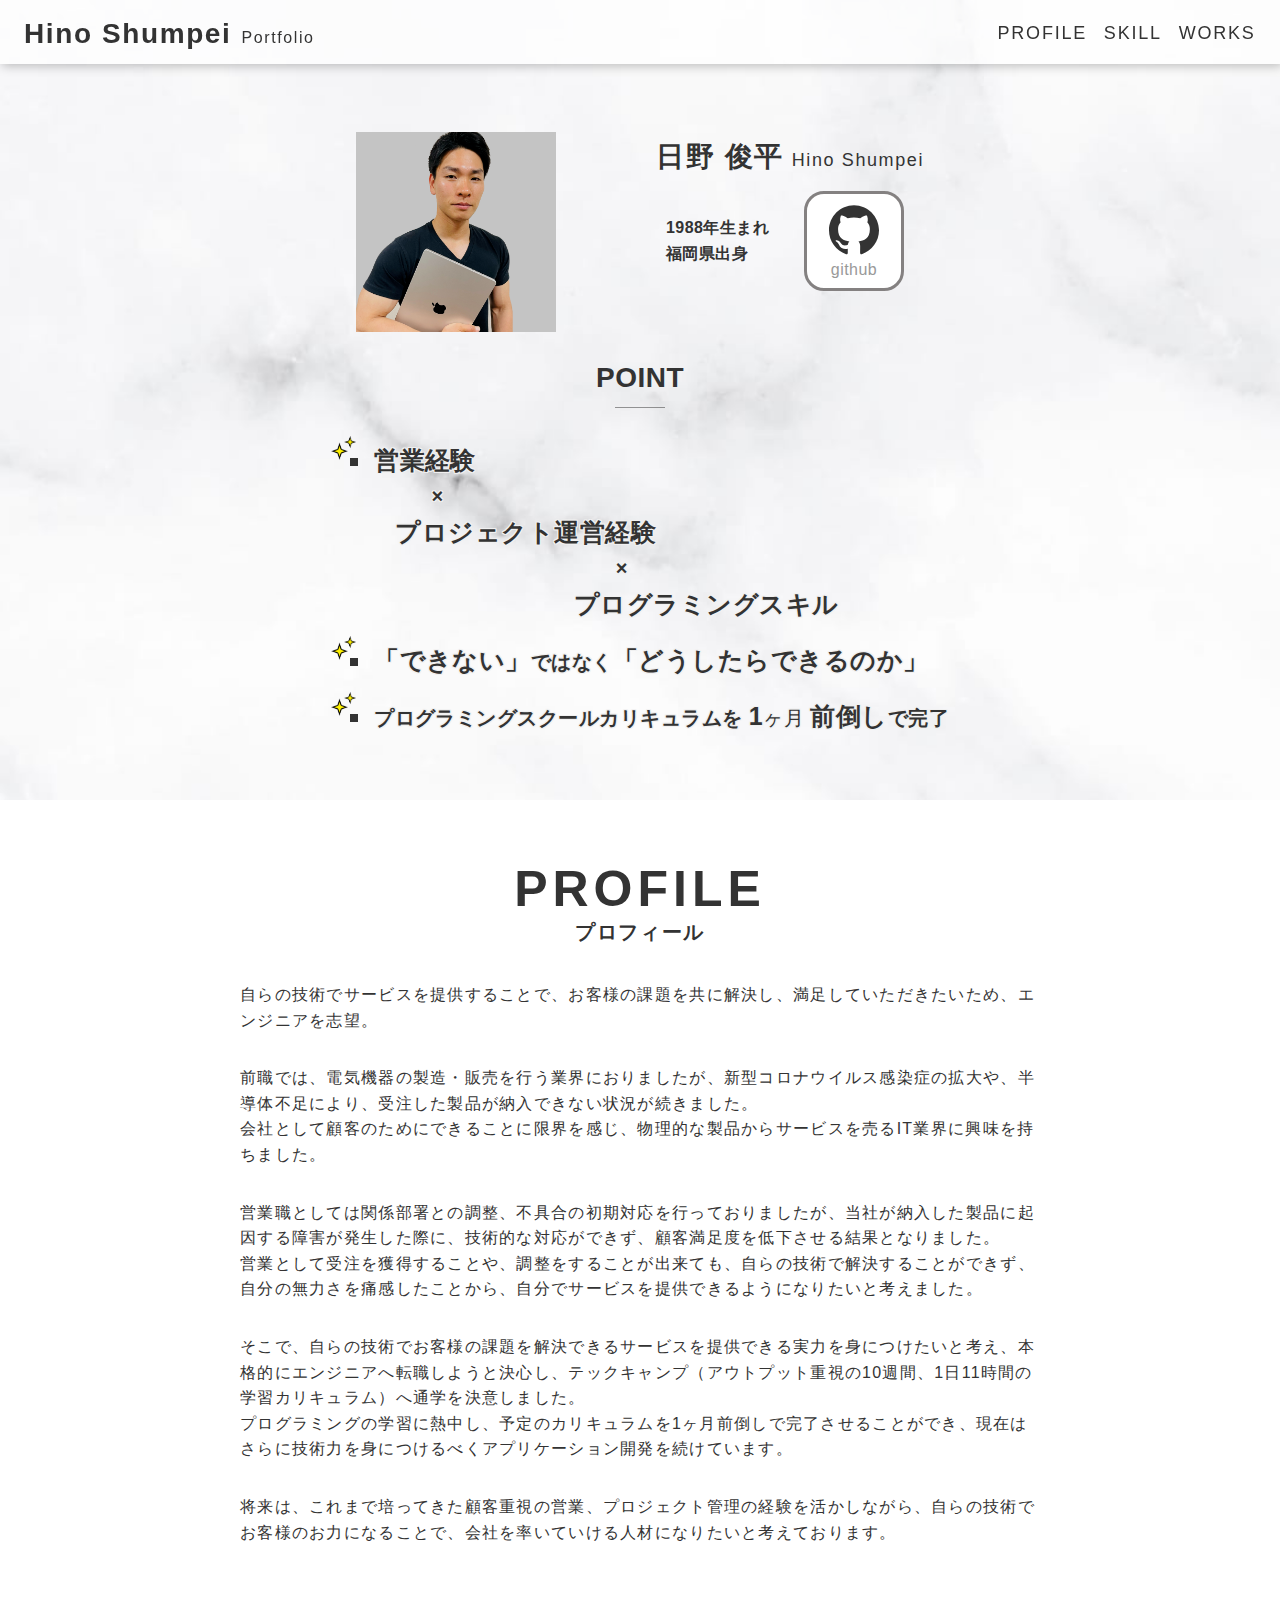
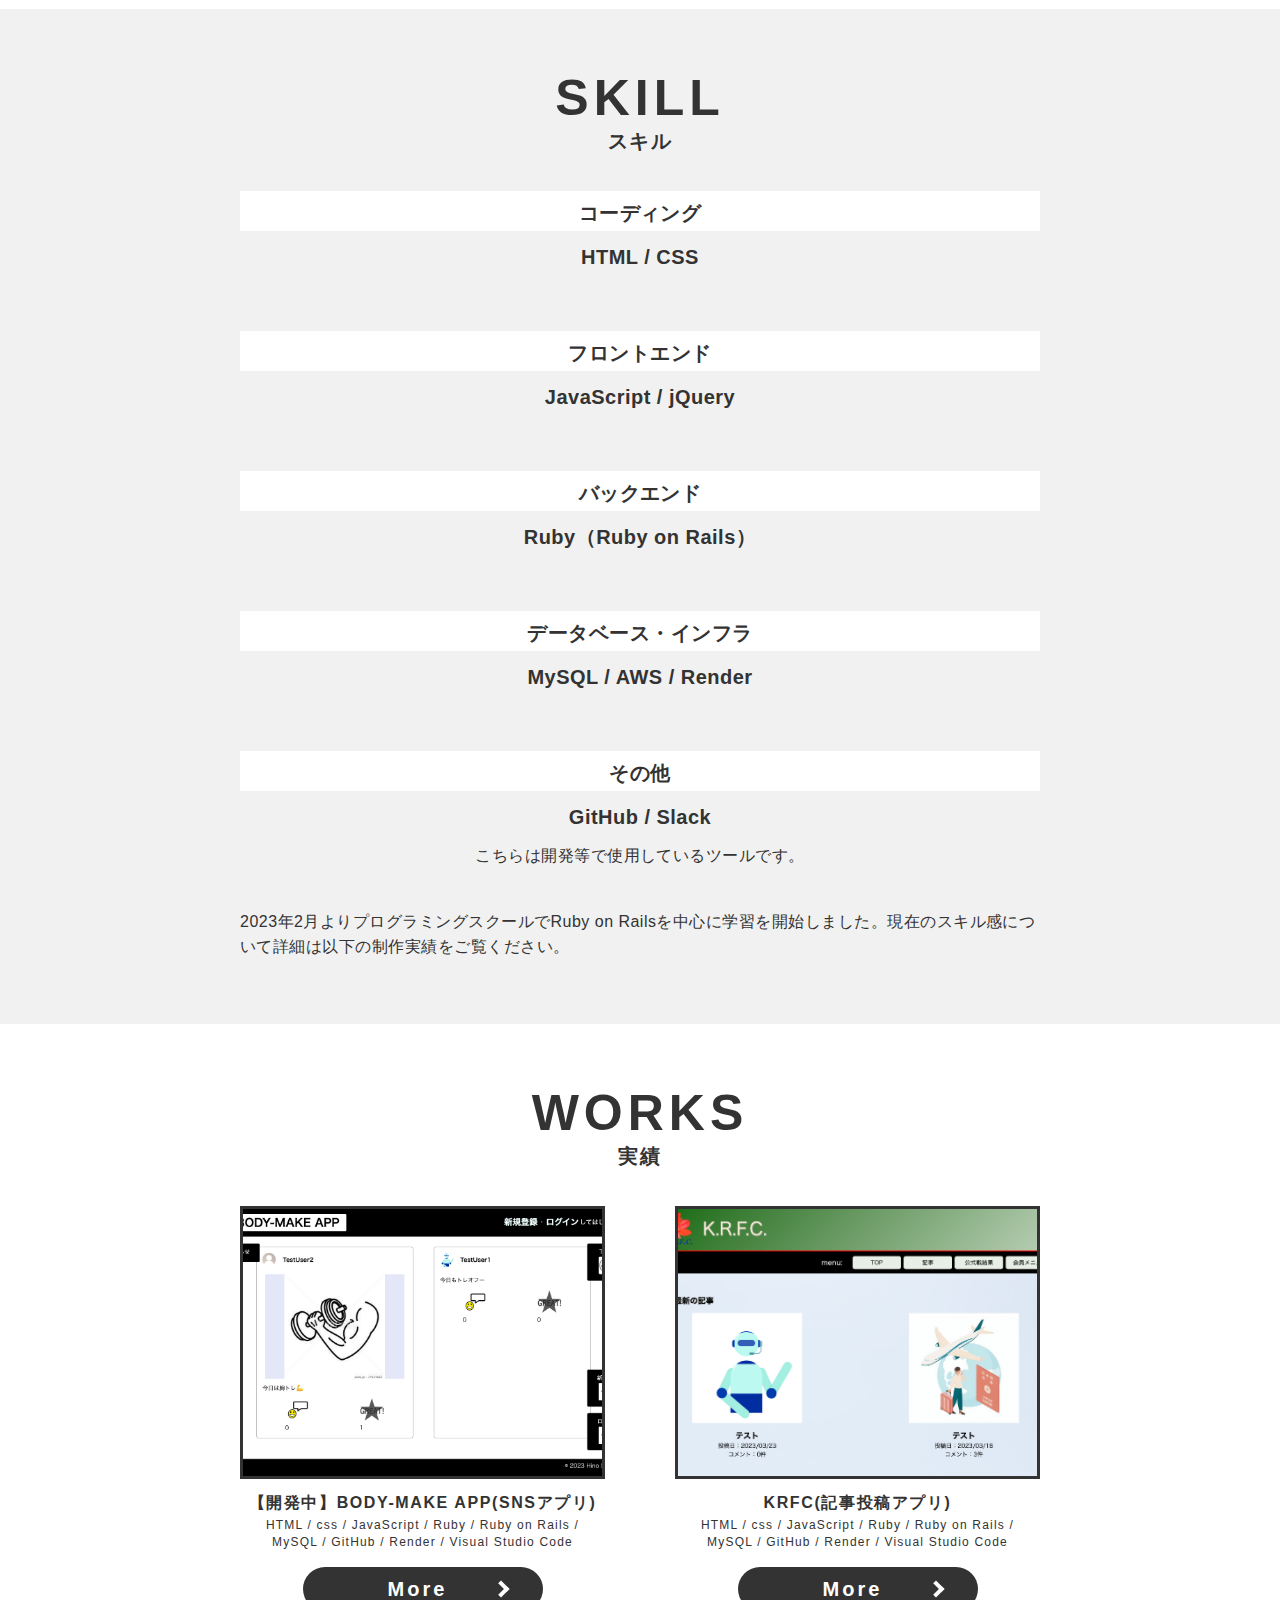
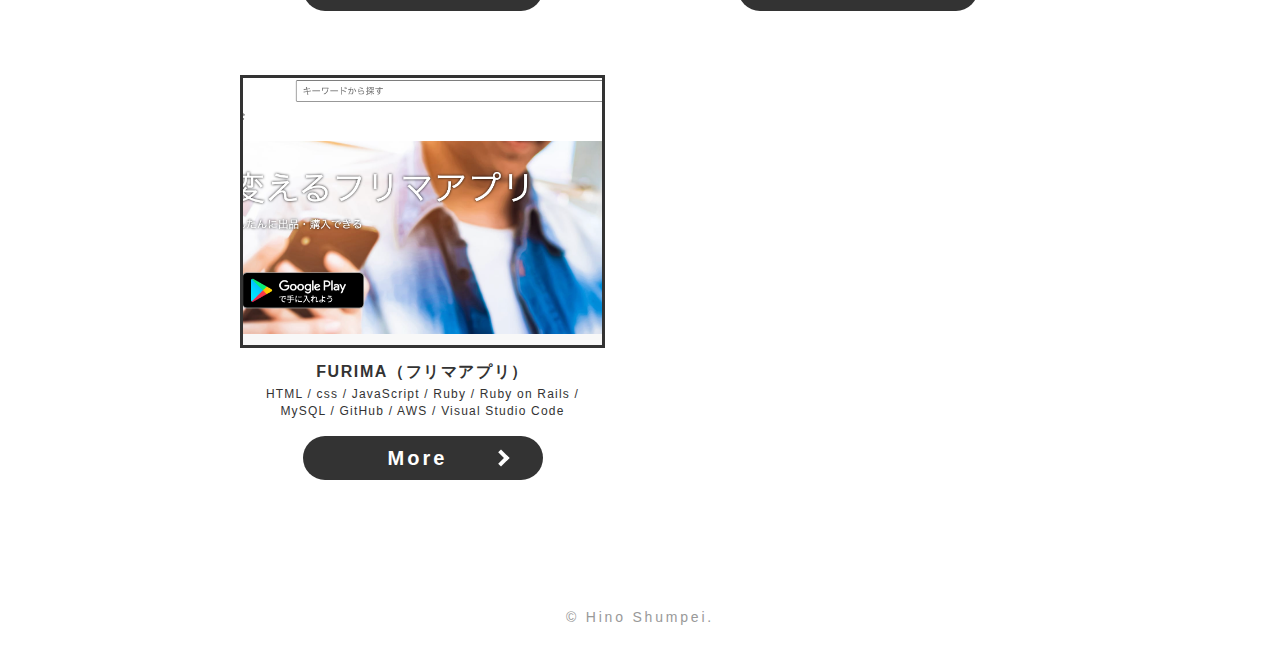
<file: index.html>
<!DOCTYPE html>
<html>
  <head>
    <meta charset="utf-8">
    <title>Hino Shumpei - Portfolio</title>
    <meta name="viewport" content="width=device-width, initial-scale=1.0">
    <link rel="stylesheet" href="css/style.css"/>
  </head>
  <body>
    <header id="header" class="header">
      <div class="header__logo">
          <h1>
            <a href="index.html">
              <span class="header__logo-title">Hino Shumpei</span>
              <span class="header__logo-sub">Portfolio</span>
            </a>
          </h1>
        </div>
        <div class="header__hamburger">
          <i></i>
        </div>
        <nav class="header__gnav">
          <ul class="header__gnav-list">
            <li class="header__gnav-item"><a href="#a-profile">PROFILE</a></li>
            <li class="header__gnav-item"><a href="#a-skill">SKILL</a></li>
            <li class="header__gnav-item"><a href="#a-works">WORKS</a></li>
          </ul>
        </nav>
    </header>
    <main>
      <div class="firstview firstview-bg">
        <div class="firstview__inner">
          <div class="firstview__main">
            <div class="firstview__main-pict obj-fit-img">
              <img src="./images/self.png">
            </div>
            <div class="firstview__info">
              <h2>
                <span class="firstview__info-name">日野 俊平</span>
                <span class="firstview__info-name-sm">Hino Shumpei</span>
              </h2>

              <div class="custum_info">
                <ul class="firstview__info-origin-list">
                  <li class="firstview__info-origin-item">1988年生まれ</li>
                  <li class="firstview__info-origin-item">福岡県出身</li>
                </ul>
              
                <ul class="firstview__info-account-list">
                  <li class="firstview__info-account-item">
                    <!-- <a href="__URL__" target="_blank">
                      <img src="./images/icon-firstview-info-qiita.svg" class="firstview__info-account-pict">
                      <span  class="firstview__info-account-name">Qiita</span>
                    </a>-->
                  </li>
                  <div class="custum_icon">
                  <li class="firstview__info-account-item">
                    
                      <a href="https://github.com/HinoShun" target="_blank">
                        <img src="./images/icon-firstview-info-github.svg" class="firstview__info-account-pict">
                        <span  class="firstview__info-account-name">github</span>
                      </a>
                    
                  </li>
                  </div>
                  <li class="firstview__info-account-item">
                    <!--<a href="__URL__" target="_blank">
                      <img src="./images/icon-firstview-info-twitter.svg" class="firstview__info-account-pict">
                      <span  class="firstview__info-account-name">Twitter</span>
                    </a>-->
                  </li>
                  <li class="firstview__info-account-item">
                    <!--<<a href="__URL__" target="_blank">
                      <img src="./images/icon-firstview-info-blog.svg" class="firstview__info-account-pict">
                      <span  class="firstview__info-account-name">blog</span>
                    </a>-->
                  </li>
                </ul>
              </div>

            </div>
          </div>
          <div class="firstview__point">
            <div class="firstview__point-heading">
              <h3>POINT</h3>
            </div>
            <ul class="firstview__point-list">

              <li class="firstview__point-item">
                <img src="./images/shine.png" class="list_icon">
                <span class="emphasize">
                  営業経験</span>
                <br>
                 　　　× <br>
                <span class="emphasize">
                  　プロジェクト運営経験</span>
                <br>
                 　　　　　　　　　　　　× <br>
                <span class="emphasize">
                  　　　　　　　　プログラミングスキル</span>
              </li>

              <li class="firstview__point-item">
                <img src="./images/shine.png" class="list_icon">
                <span class="emphasize">「できない」</span>ではなく<span class="emphasize">「どうしたらできるのか」</span>
              </li>

              <li class="firstview__point-item">
                <img src="./images/shine.png" class="list_icon">
                プログラミングスクールカリキュラムを
                <span class="emphasize">1</span><span class="emphasize_unit">ヶ月</span>
                <span class="emphasize">前倒し</span>で完了
              </li>

            </ul>
          </div>
        </div>
      </div>
      <section id="a-profile" class="profile">
        <div class="section-inner">
          <div class="heading">
            <h2>PROFILE<span>プロフィール</span></h2>
          </div>
          <div class="contents">
            <div class="profile__text-area">
              <p>自らの技術でサービスを提供することで、お客様の課題を共に解決し、満足していただきたいため、エンジニアを志望。</p>

              <p>前職では、電気機器の製造・販売を行う業界におりましたが、新型コロナウイルス感染症の拡大や、半導体不足により、受注した製品が納入できない状況が続きました。<br>
                 会社として顧客のためにできることに限界を感じ、物理的な製品からサービスを売るIT業界に興味を持ちました。</p>
                
              <p>営業職としては関係部署との調整、不具合の初期対応を行っておりましたが、当社が納入した製品に起因する障害が発生した際に、技術的な対応ができず、顧客満足度を低下させる結果となりました。<br>
                 営業として受注を獲得することや、調整をすることが出来ても、自らの技術で解決することができず、自分の無力さを痛感したことから、自分でサービスを提供できるようになりたいと考えました。</p>
              <p>そこで、自らの技術でお客様の課題を解決できるサービスを提供できる実力を身につけたいと考え、本格的にエンジニアへ転職しようと決心し、テックキャンプ（アウトプット重視の10週間、1日11時間の学習カリキュラム）へ通学を決意しました。<br>
                 プログラミングの学習に熱中し、予定のカリキュラムを1ヶ月前倒しで完了させることができ、現在はさらに技術力を身につけるべくアプリケーション開発を続けています。</p>
              <p>将来は、これまで培ってきた顧客重視の営業、プロジェクト管理の経験を活かしながら、自らの技術でお客様のお力になることで、会社を率いていける人材になりたいと考えております。</p>
            </div>
          </div>
        </div>
      </section>
      <section id="a-skill" class="skill">
        <div class="section-inner">
          <div class="heading">
            <h2>SKILL<span>スキル</span></h2>
          </div>
          <div class="contents">
            <ul class="skill__list">
              <li class="skill__item">
                <h3>コーディング</h3>
                <h4>HTML / CSS</h4>
              </li>
              <li class="skill__item">
                <h3>フロントエンド</h3>
                <h4>JavaScript / jQuery</h4>
              </li>
              <li class="skill__item">
                <h3>バックエンド</h3>
                <h4>Ruby（Ruby on Rails）</h4>
              </li>
              <li class="skill__item">
                <h3>データベース・インフラ</h3>
                <h4>MySQL / AWS / Render</h4>
              </li>
              <li class="skill__item">
                <h3>その他</h3>
                <h4>GitHub / Slack </h4>
                <p>
                  こちらは開発等で使用しているツールです。
                </p>
              </li>
            </ul>
          </div>
          <div class="skill__text-area">
            <p>
              2023年2月よりプログラミングスクールでRuby on Railsを中心に学習を開始しました。現在のスキル感について詳細は以下の制作実績をご覧ください。
              <br>
              
            </p>
          </div>
        </div>
      </section>
      <section id="a-works" class="works">
        <div class="section-inner">
          <div class="heading">
            <h2>WORKS<span>実績</span></h2>
          </div>
          <div class="contents">
            <ul class="works__list">
              <li class="works__item">
                <div class="works__item-pict">
                  <a href="works/03.html" style="background-image:url('./images/work/03/work3.png');"></a>
                </div>
                <div class="works__item-text-block">
                  <h3>【開発中】BODY-MAKE APP(SNSアプリ)</h3>
                  <p> HTML / css / JavaScript / Ruby / Ruby on Rails / MySQL / GitHub / Render / Visual Studio Code </p>
                </div>
                <div class="works__item-btn-block">
                  <a href="works/03.html" class="button">More</a>
                </div>
              </li>
              <li class="works__item">
                <div class="works__item-pict">
                  <a href="works/02.html" style="background-image:url('./images/work/02/KRFC_.png');"></a>
                </div>
                <div class="works__item-text-block">
                  <h3>KRFC(記事投稿アプリ)</h3>
                  <p> HTML / css / JavaScript / Ruby / Ruby on Rails / MySQL / GitHub / Render / Visual Studio Code </p>
                </div>
                <div class="works__item-btn-block">
                  <a href="works/02.html" class="button">More</a>
                </div>
              </li>
              <li class="works__item">
                <div class="works__item-pict">
                  <a href="works/01.html" style="background-image:url('./images/work/01/furima_.png');"></a>
                </div>
                <div class="works__item-text-block">
                  <h3>FURIMA（フリマアプリ）</h3>
                  <p> HTML / css / JavaScript / Ruby / Ruby on Rails / MySQL / GitHub / AWS / Visual Studio Code </p>
                </div>
                <div class="works__item-btn-block">
                  <a href="works/01.html" class="button">More</a>
                </div>
              </li>
            </ul>
          </div>
        </div>
      </section>
    </main>
    <footer id="footer" class="footer"><p>&copy; Hino Shumpei.</p></footer>
    <script src="https://cdn.jsdelivr.net/npm/jquery@3/dist/jquery.min.js"></script>
    <script type="text/javascript" src="js/ofi.min.js"></script>
    <script type="text/javascript" src="js/script.js"></script>
  </body>
</html>
</file>
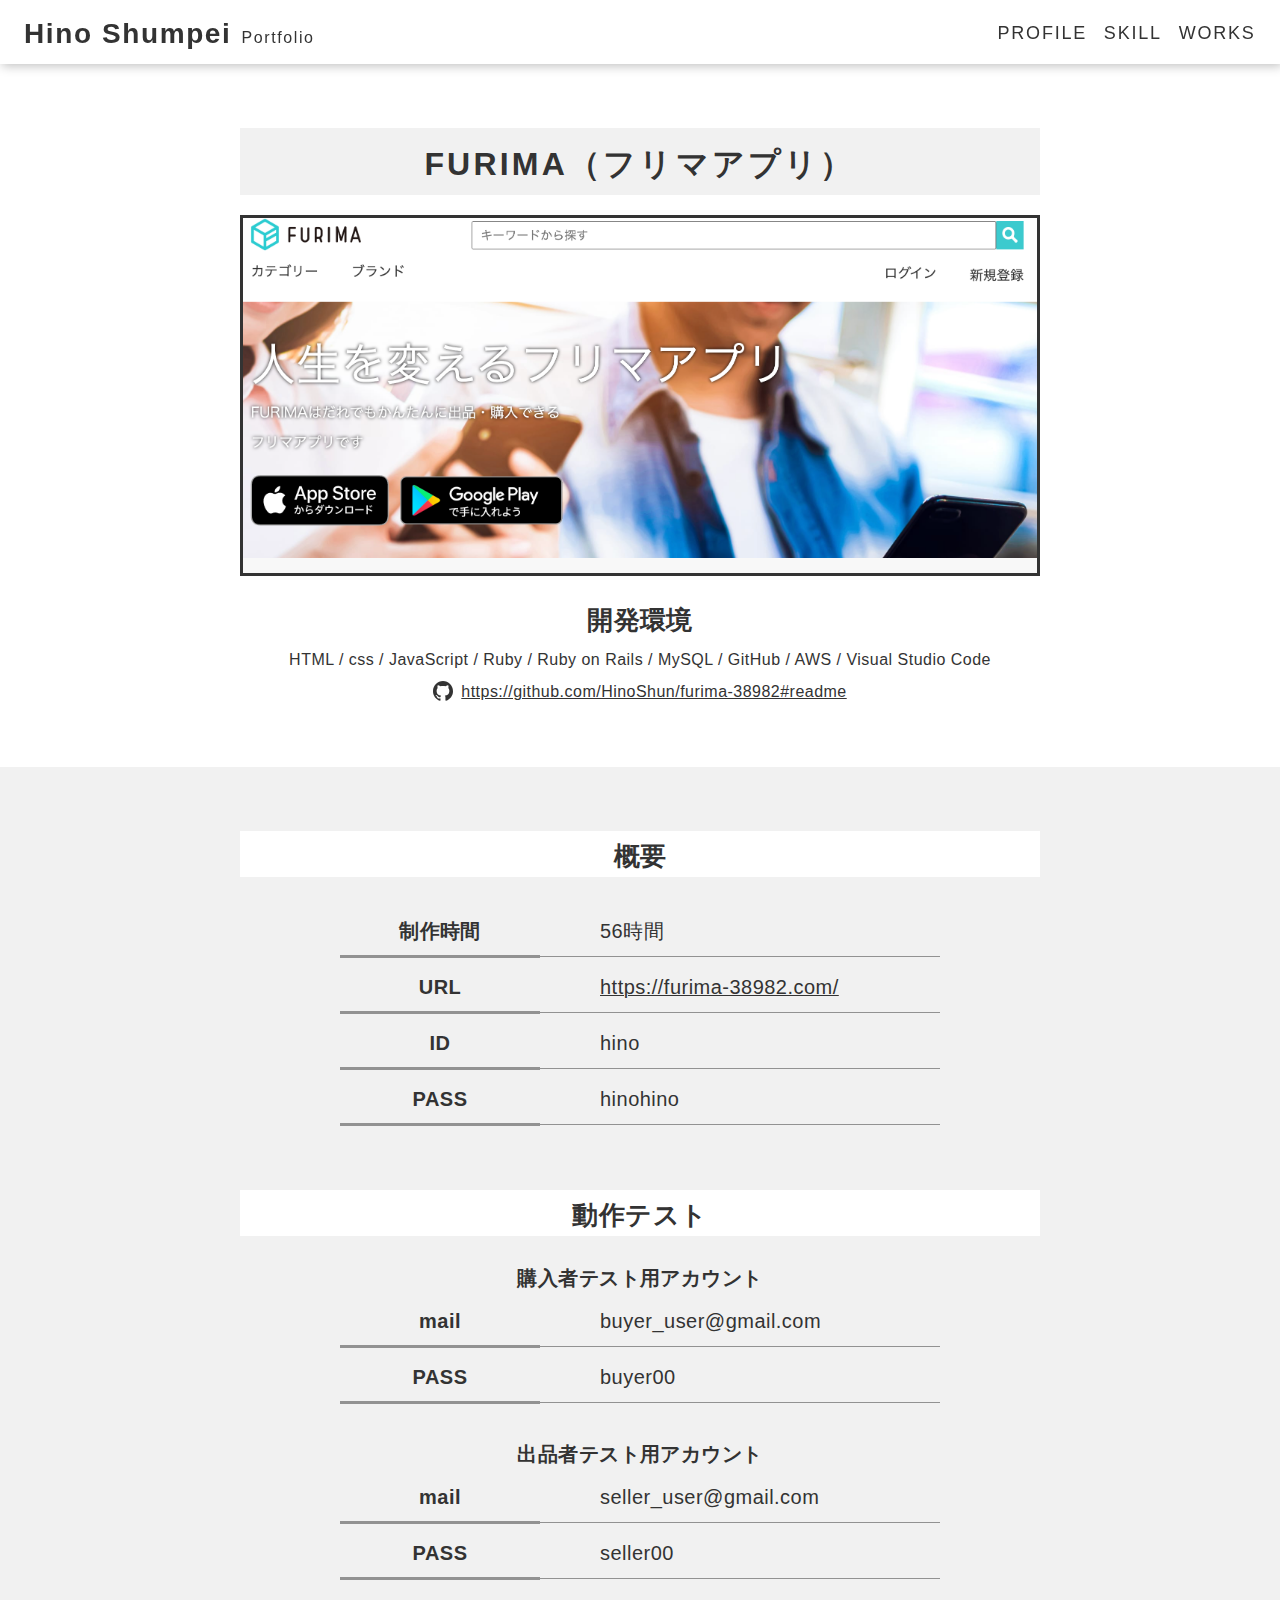
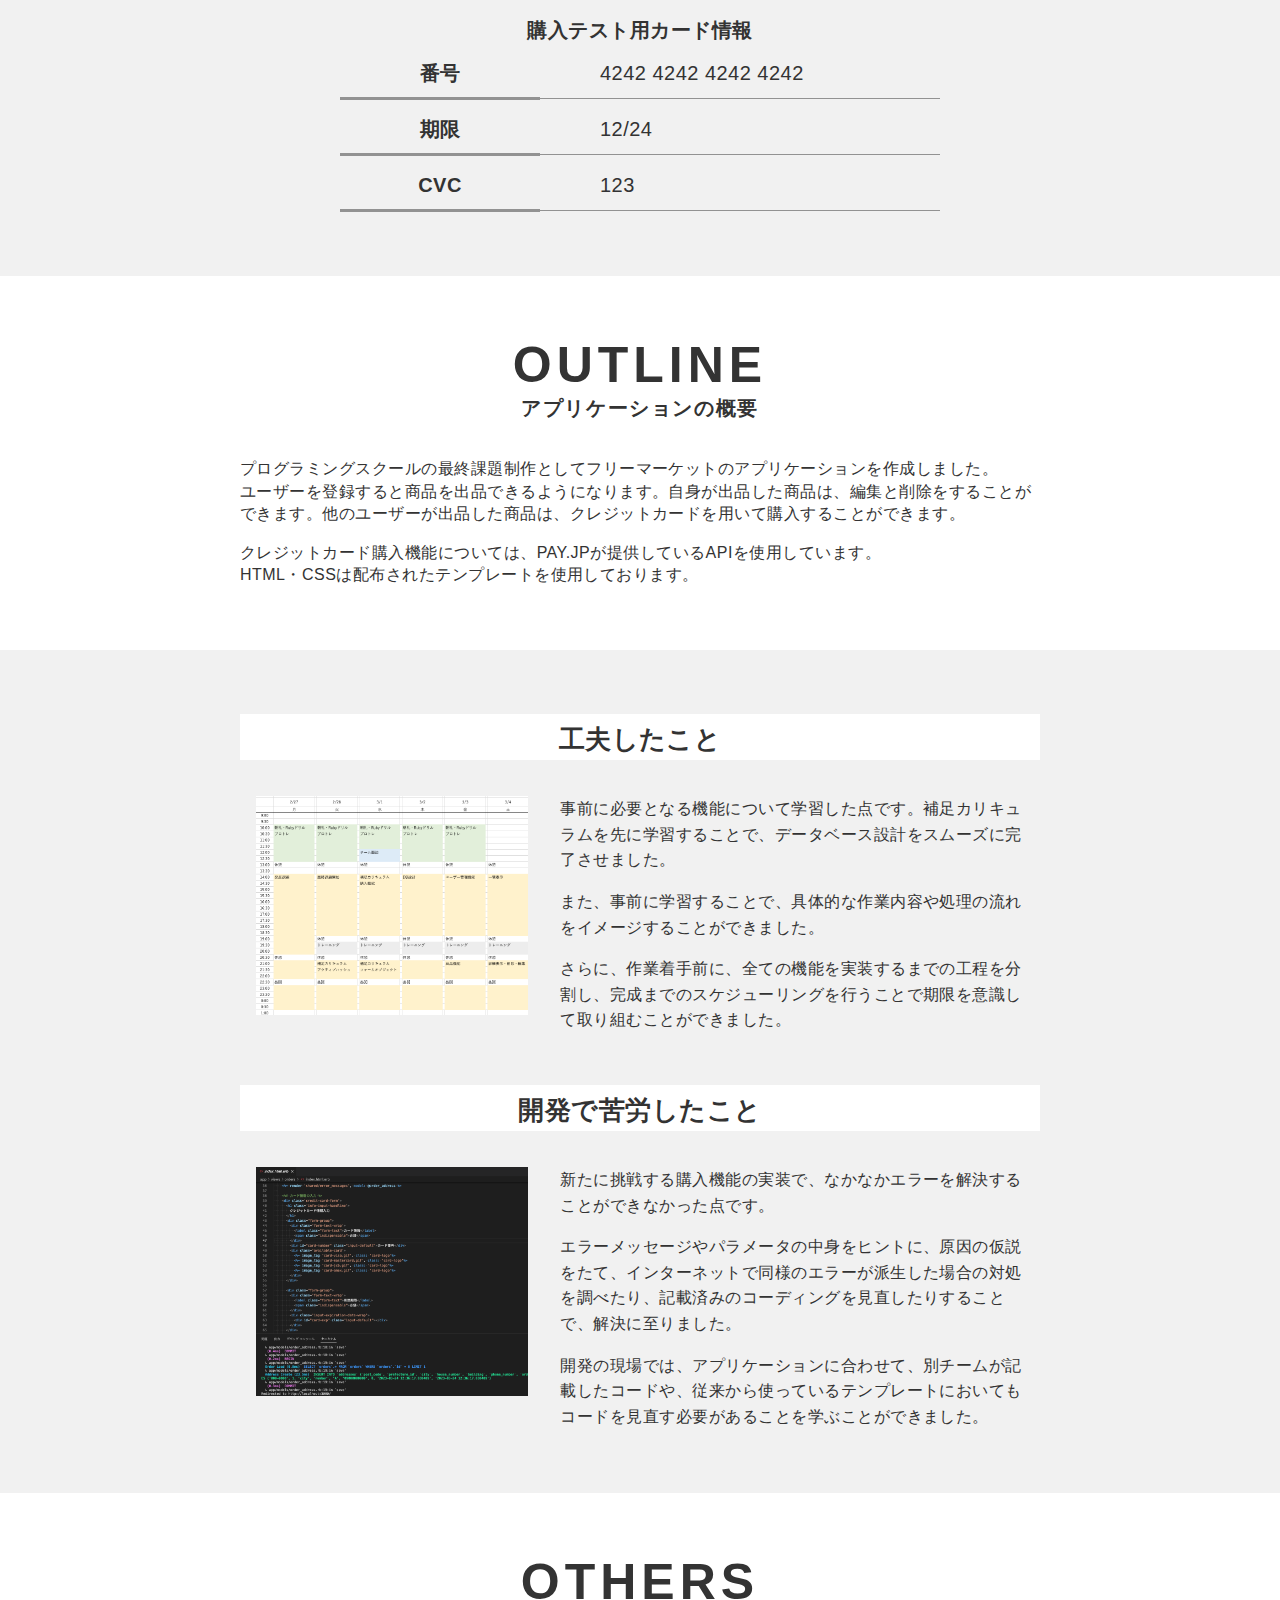
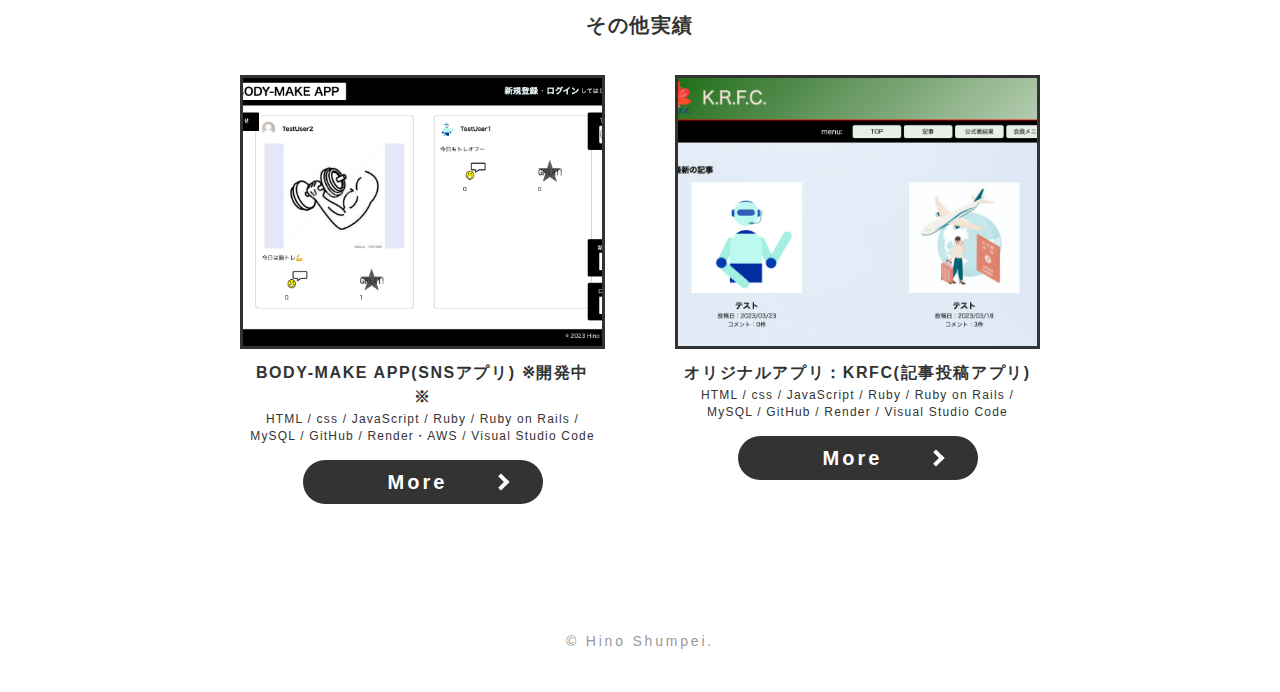
<file: works/01.html>
<!DOCTYPE html>
<html>
  <head>
    <meta charset="utf-8">
    <!-- 記載番号：2 -->
    <title>works1</title>
    <meta name="viewport" content="width=device-width, initial-scale=1.0">
    <link rel="stylesheet" href="../css/style.css" />
  </head>
  <body class="p-work">
    <header id="header" class="header">
      <div class="header__logo">
          <h1>
            <a href="../">
              <!-- 記載番号：1 -->
              <span class="header__logo-title">Hino Shumpei</span>
              <span class="header__logo-sub">Portfolio</span>
            </a>
          </h1>
        </div>
        <div class="header__hamburger">
          <i></i>
        </div>
        <nav class="header__gnav">
          <ul class="header__gnav-list">
            <li class="header__gnav-item"><a href="../#a-profile">PROFILE</a></li>
            <li class="header__gnav-item"><a href="../#a-skill">SKILL</a></li>
            <li class="header__gnav-item"><a href="../#a-works">WORKS</a></li>
          </ul>
        </nav>
    </header>
    <main>
      <section class="p-work-firstview">
        <div class="section-inner">
          <h2>FURIMA（フリマアプリ）</h2>
          <div class="p-work-firstview__pict obj-fit-img">
            <img src="../images/work/01/furima_.png" class="show-pc">
          </div>
          <div class="p-work-firstview__text-area">
            <h3 class="p-work-firstview__text-titile">開発環境</h3>
            <p class="p-work-firstview__text">HTML / css / JavaScript / Ruby / Ruby on Rails / MySQL / GitHub / AWS / Visual Studio Code</p>
            <p class="p-work-firstview__text-link"><a href="https://github.com/HinoShun/furima-38982#readme" target="_blank">https://github.com/HinoShun/furima-38982#readme</a></p>
          </div>
        </div>
      </section>
      <section class="p-work-summary">
        <div class="section-inner">
          <ul class="p-work-summary__list">
            <li class="p-work-summary__item">
              <h3>概要</h3>
              <table class="p-work-summary__item-table">
                <tr>
                  <th>制作時間</th>
                  <td>56時間</td>
                </tr>
                <tr>
                  <th>URL</th>
                  <td><a href="https://furima-38982.com/" target="_blank">https://furima-38982.com/</a></td>
                </tr>
                <tr>
                  <th>ID</th>
                  <td>hino</td>
                </tr>
                <tr>
                  <th>PASS</th>
                  <td>hinohino</td>
                </tr>
              </table>
            </li>
            <li class="p-work-summary__item">
              <h3>動作テスト</h3>
              <h4>購入者テスト用アカウント</h4>
              <table class="p-work-summary__item-table">
                <tr>
                  <th>mail</th>
                  <td>buyer_user@gmail.com</td>
                </tr>
                <tr>
                  <th>PASS</th>
                  <td>buyer00</td>
                </tr>
              </table>
              <h4>出品者テスト用アカウント</h4>
              <table class="p-work-summary__item-table">
                <tr>
                  <th>mail</th>
                  <td>seller_user@gmail.com</td>
                </tr>
                <tr>
                  <th>PASS</th>
                  <td>seller00</td>
                </tr>
              </table>
              <h4>購入テスト用カード情報</h4>
              <table class="p-work-summary__item-table">
                <tr>
                  <th>番号</th>
                  <td>4242 4242 4242 4242</td>
                </tr>
                <tr>
                  <th>期限</th>
                  <td>12/24</td>
                </tr>
                <tr>
                  <th>CVC</th>
                  <td>123</td>
                </tr>
              </table>
            </li>
          </ul>
        </div>
      </section>
      <section class="p-work-outline">
        <div class="section-inner">
          <div class="heading">
            <h2>OUTLINE<span>アプリケーションの概要</span></h2>
          </div>
          <div class="contents">
            <div class="p-work-outline__text">
              <p>
                プログラミングスクールの最終課題制作としてフリーマーケットのアプリケーションを作成しました。
                <br>
                ユーザーを登録すると商品を出品できるようになります。自身が出品した商品は、編集と削除をすることができます。他のユーザーが出品した商品は、クレジットカードを用いて購入することができます。
              </p>
              <p>
                クレジットカード購入機能については、PAY.JPが提供しているAPIを使用しています。<br>
                HTML・CSSは配布されたテンプレートを使用しております。
              </p>
            </div>
          </div>
        </div>
      </section>
      <section class="p-work-about">
        <div class="section-inner">
          <ul class="p-work-about__list">
            <li class="p-work-about__item">
              <h3>工夫したこと</h3>
              <div class="p-work-about__item-block p-work-about__item-block-2column">
                <div class="p-work-about__item-block-pict obj-fit-img">
                  <img src="../images/work/01/plan.png">
                </div>
                <div class="p-work-about__item-block-text">
                  <p>
                    事前に必要となる機能について学習した点です。補足カリキュラムを先に学習することで、データベース設計をスムーズに完了させました。
                  </p>
                  <p>
                    また、事前に学習することで、具体的な作業内容や処理の流れをイメージすることができました。
                  </p>
                  <p>
                    さらに、作業着手前に、全ての機能を実装するまでの工程を分割し、完成までのスケジューリングを行うことで期限を意識して取り組むことができました。
                  </p>
                </div>
              </div>
            </li>

            <li class="p-work-about__item">
              <h3>開発で苦労したこと</h3>
              <div class="p-work-about__item-block p-work-about__item-block-2column">
                <div class="p-work-about__item-block-pict obj-fit-img">
                  <img src="../images/work/01/code.png">
                </div>
                <div class="p-work-about__item-block-text">
                  <p>
                    新たに挑戦する購入機能の実装で、なかなかエラーを解決することができなかった点です。
                  </p>
                  <p>
                    エラーメッセージやパラメータの中身をヒントに、原因の仮説をたて、インターネットで同様のエラーが派生した場合の対処を調べたり、記載済みのコーディングを見直したりすることで、解決に至りました。
                  </p>
                  <p>
                    開発の現場では、アプリケーションに合わせて、別チームが記載したコードや、従来から使っているテンプレートにおいてもコードを見直す必要があることを学ぶことができました。
                  </p>
                </div>
              </div>
            </li>
          </ul>
        </div>
      </section>
      <section class="p-work-others">
        <div class="section-inner">
          <div class="heading">
            <h2>OTHERS<span>その他実績</span></h2>
          </div>
          <div class="contents">
            <ul class="p-work-others__list">
              <li class="works__item">
                <div class="works__item-pict">
                  <a href="03.html" style="background-image:url('../images/work/03/work3.png');"></a>
                </div>
                <div class="works__item-text-block">
                  <h3>BODY-MAKE APP(SNSアプリ) ※開発中※</h3>
                  <p> HTML / css / JavaScript / Ruby / Ruby on Rails / MySQL / GitHub / Render・AWS / Visual Studio Code </p>
                </div>
                <div class="works__item-btn-block">
                  <a href="03.html" class="button">More</a>
                </div>
              </li>
              <li class="p-work-others__item">
                <div class="p-work-others__item-pict">
                  <a href="02.html" style="background-image:url('../images/work/02/KRFC_.png');"></a>
                </div>
                <div class="p-work-others__item-text-block">
                  <h3>オリジナルアプリ：KRFC(記事投稿アプリ)</h3>
                  <p> HTML / css / JavaScript / Ruby / Ruby on Rails / MySQL / GitHub / Render / Visual Studio Code </p>
                </div>
                <div class="p-work-others__item-btn-block">
                  <a href="02.html" class="button">More</a>
                </div>
              </li>
              
            </ul>
          </div>
        </div>
      </section>
    </main>
    <footer id="footer" class="footer"><p>&copy; Hino Shumpei.</p></footer>
    <script src="https://cdn.jsdelivr.net/npm/jquery@3/dist/jquery.min.js"></script>
    <script type="text/javascript" src="../js/ofi.min.js"></script>
    <script type="text/javascript" src="../js/script.js"></script>
  </body>
</html>
</file>
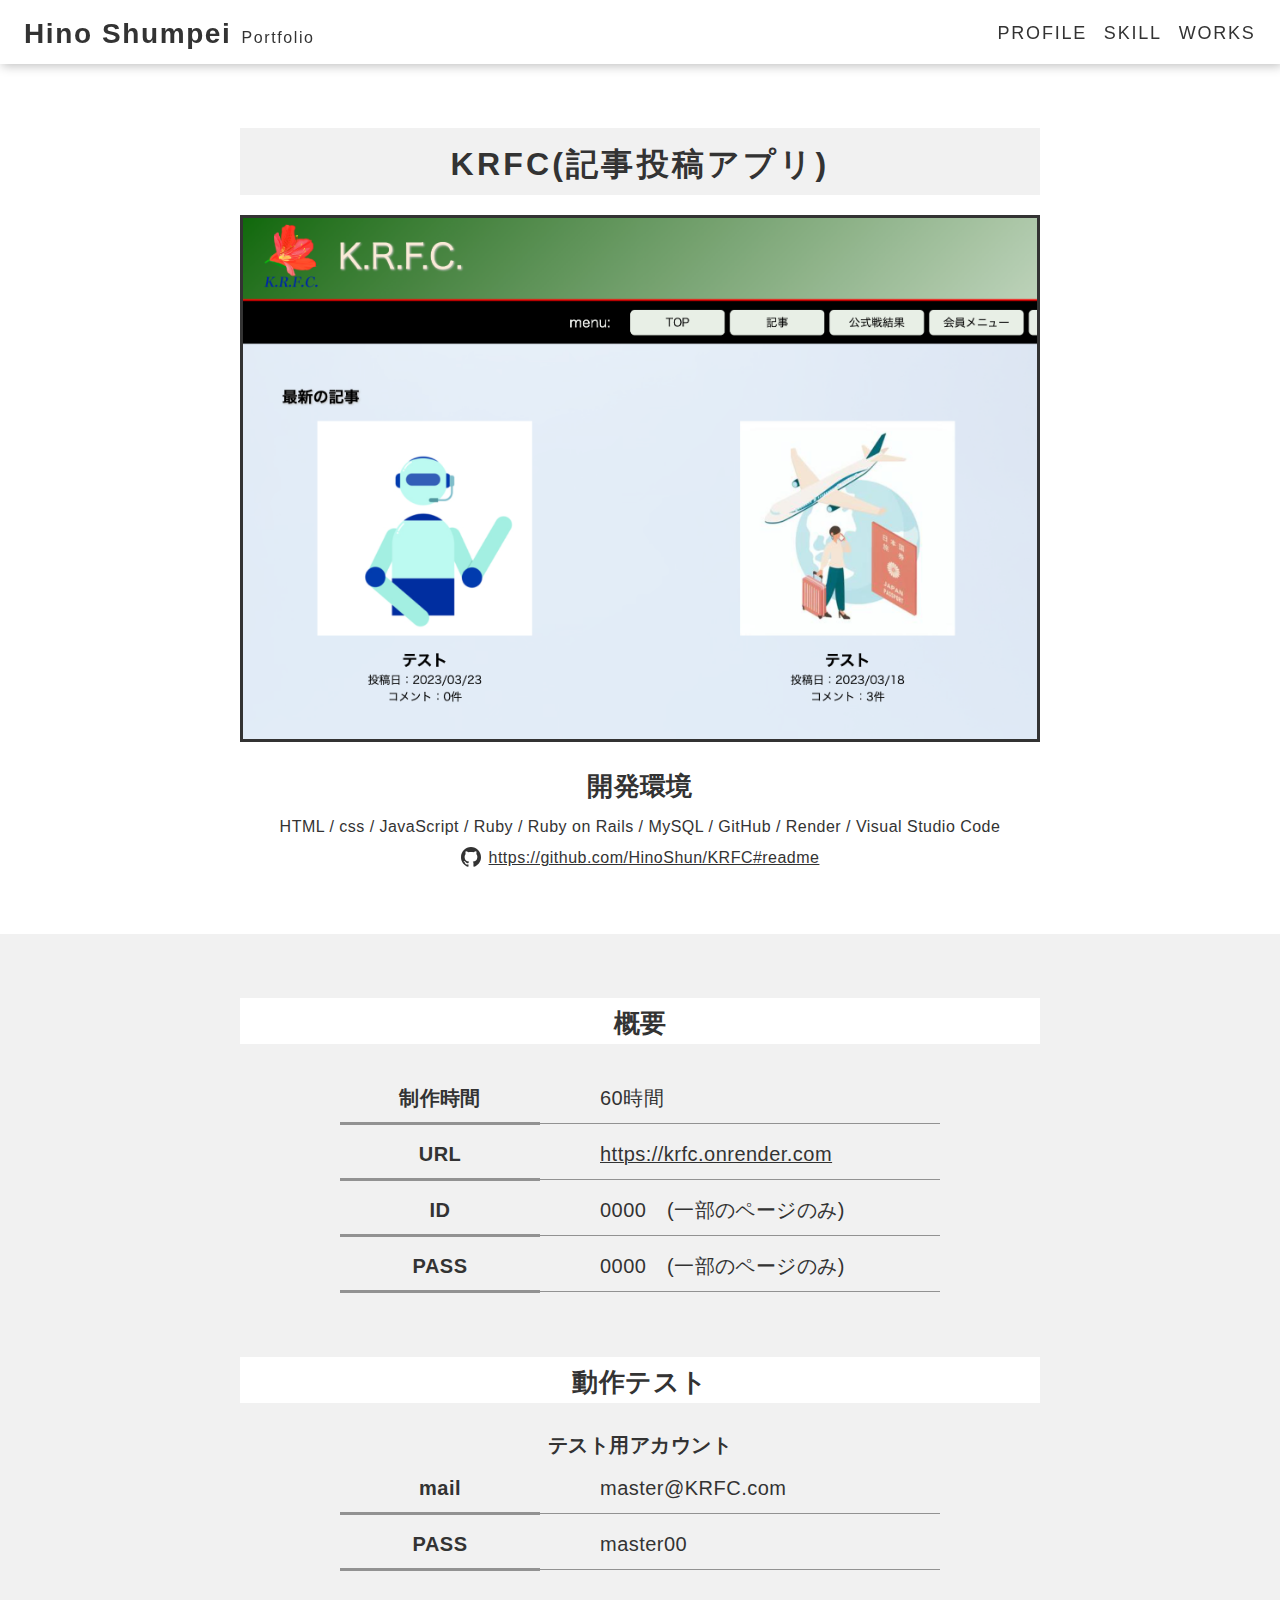
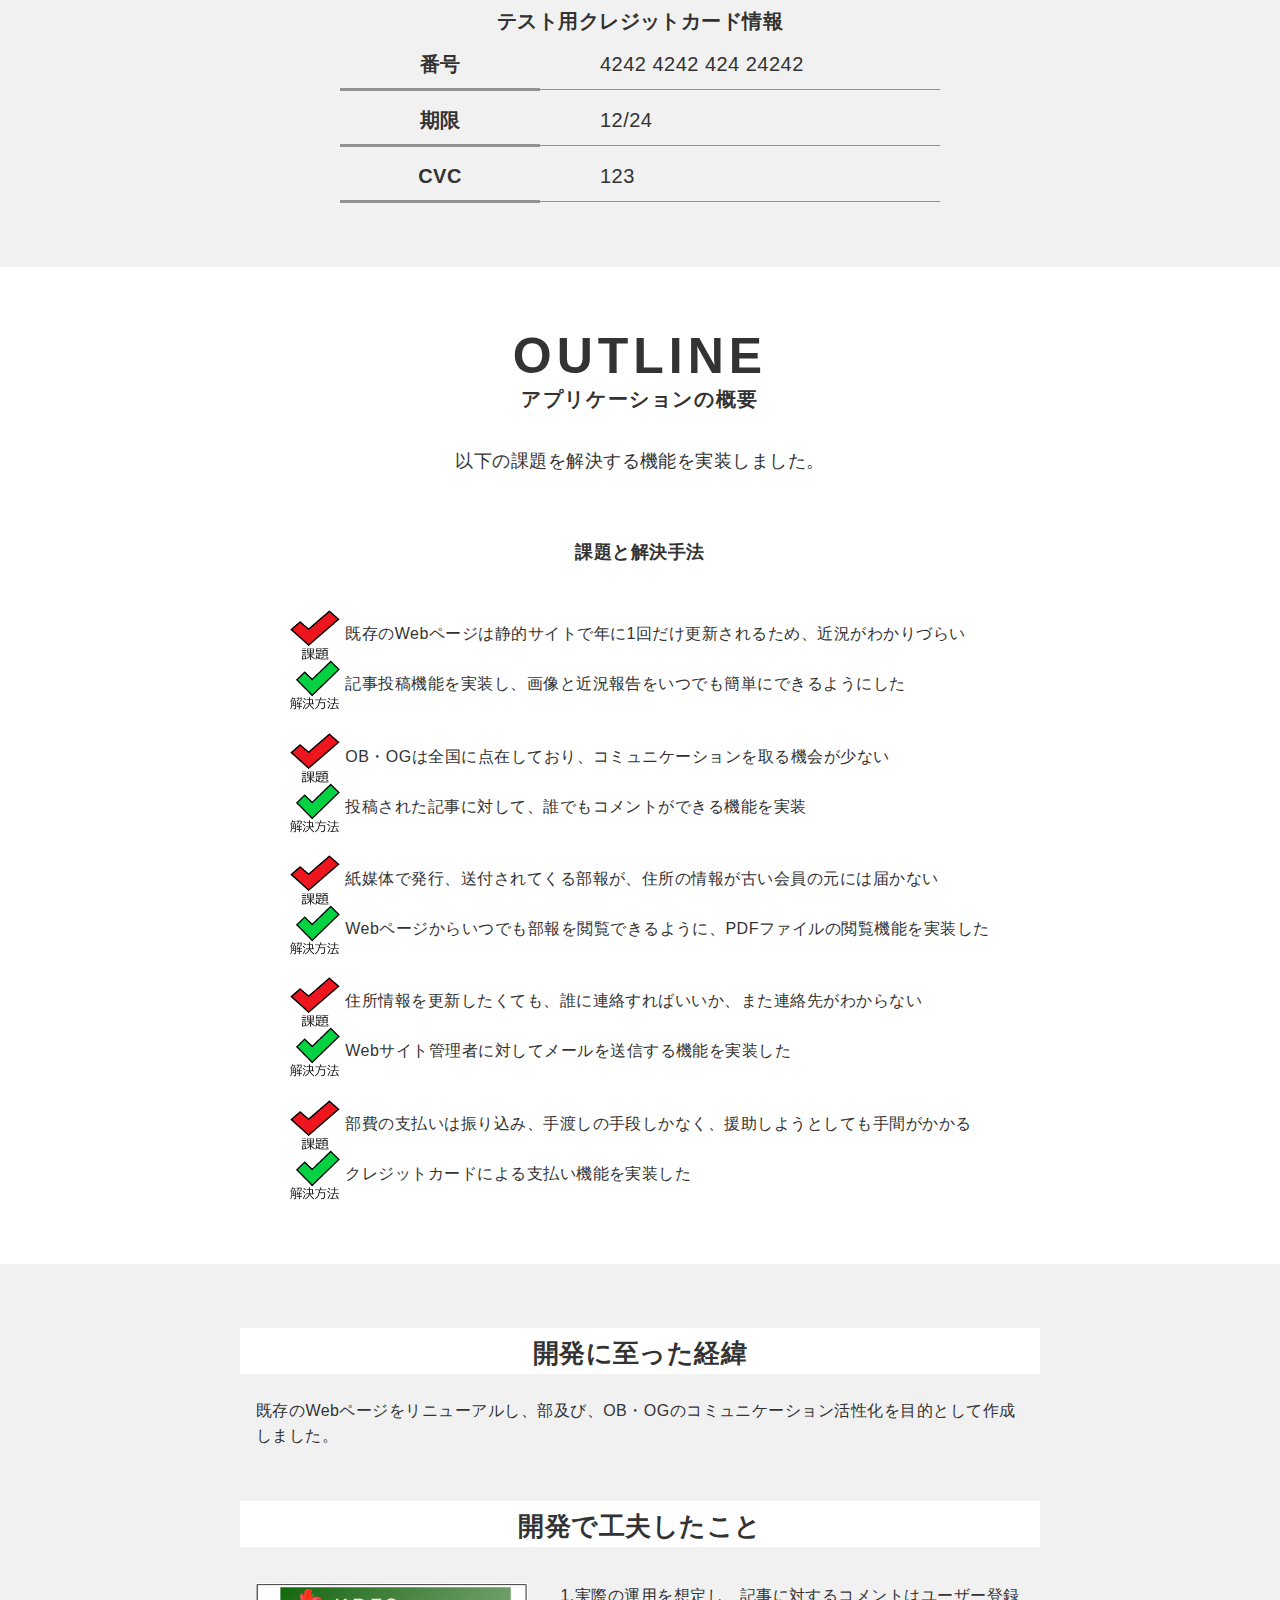
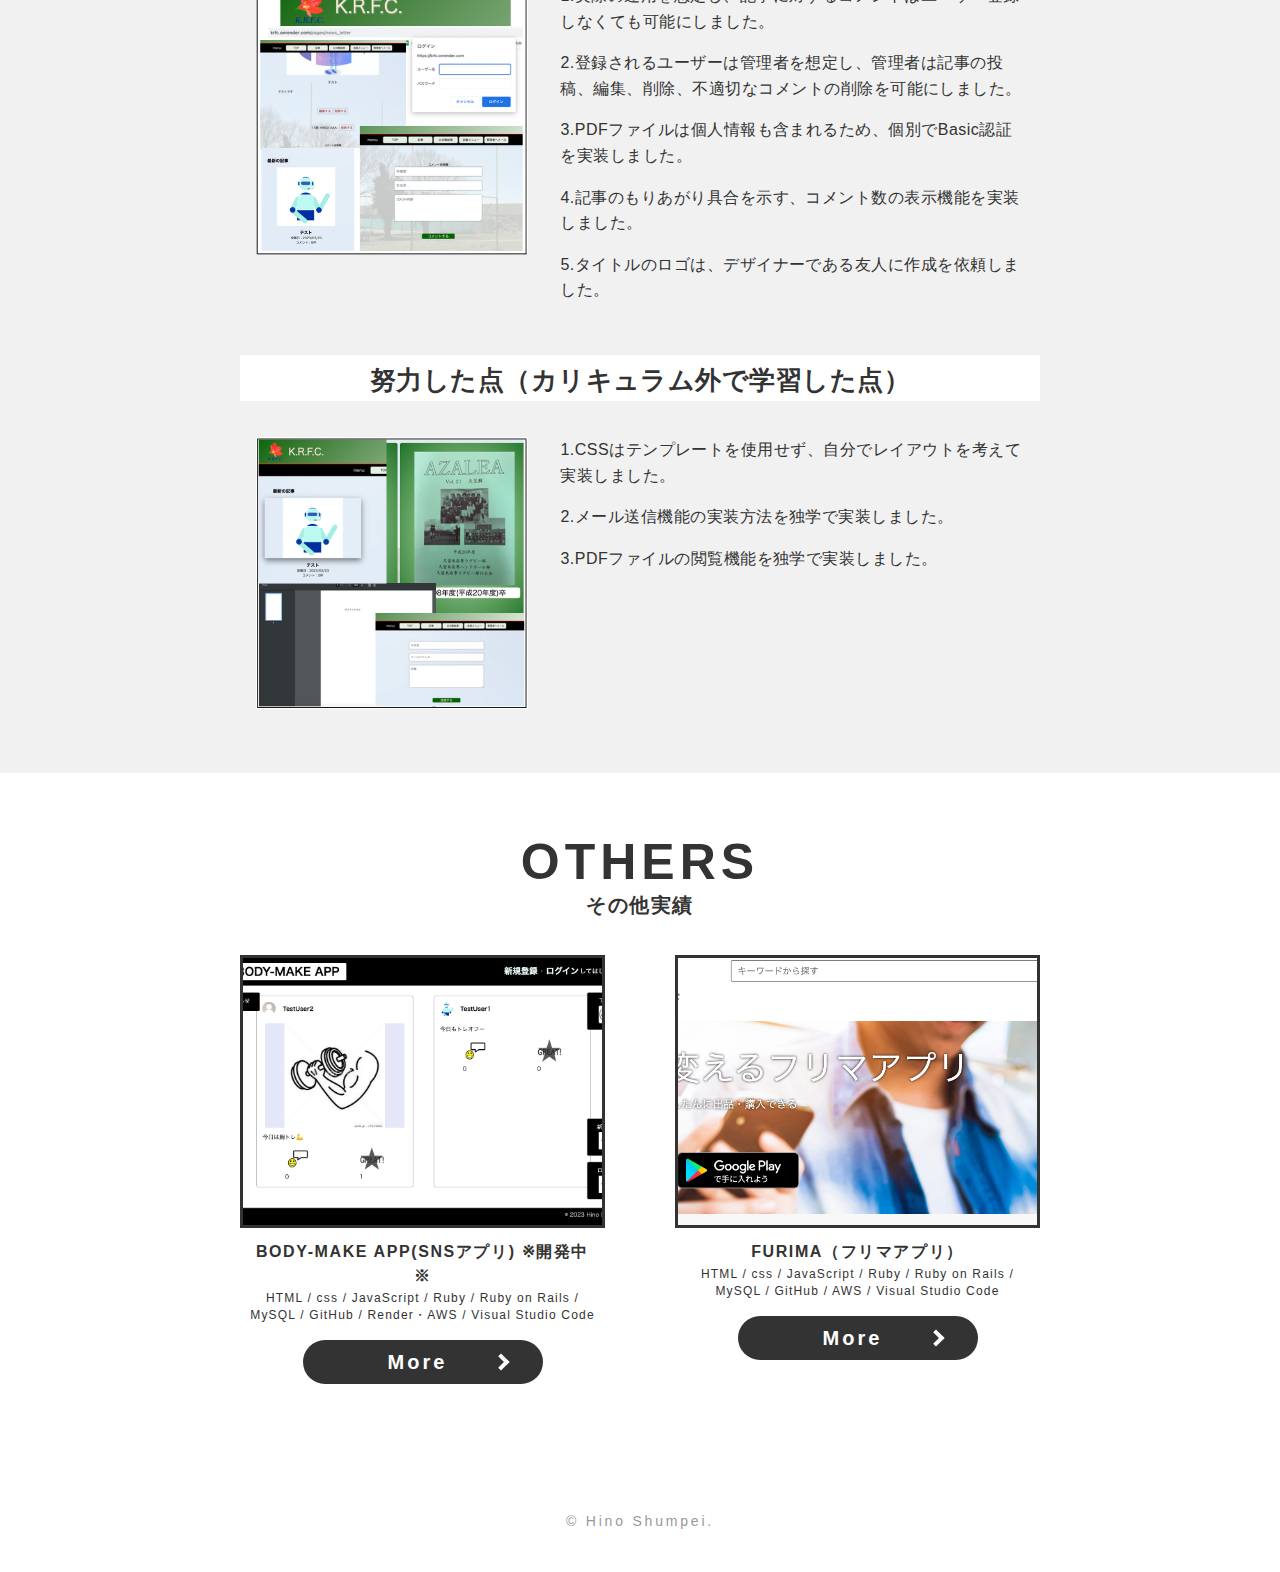
<file: works/02.html>
<!DOCTYPE html>
<html>
  <head>
    <meta charset="utf-8">
    <title>woks2</title>
    <meta name="viewport" content="width=device-width, initial-scale=1.0">
    <link rel="stylesheet" href="../css/style.css" />
  </head>
  <body class="p-work">
    <header id="header" class="header">
      <div class="header__logo">
          <h1>
            <a href="../">
              <span class="header__logo-title">Hino Shumpei</span>
              <span class="header__logo-sub">Portfolio</span>
            </a>
          </h1>
        </div>
        <div class="header__hamburger">
          <i></i>
        </div>
        <nav class="header__gnav">
          <ul class="header__gnav-list">
            <li class="header__gnav-item"><a href="../#a-profile">PROFILE</a></li>
            <li class="header__gnav-item"><a href="../#a-skill">SKILL</a></li>
            <li class="header__gnav-item"><a href="../#a-works">WORKS</a></li>
          </ul>
        </nav>
    </header>
    <main>
      <section class="p-work-firstview">
        <div class="section-inner">
          <h2>KRFC(記事投稿アプリ)</h2>
          <div class="p-work-firstview__pict obj-fit-img">
            <img src="../images/work/02/KRFC_.png" class="show-pc">
          </div>
          <div class="p-work-firstview__text-area">
            <h3 class="p-work-firstview__text-titile">開発環境</h3>
            <p class="p-work-firstview__text">HTML / css / JavaScript / Ruby / Ruby on Rails / MySQL / GitHub / Render / Visual Studio Code</p>
            <p class="p-work-firstview__text-link"><a href="https://github.com/HinoShun/KRFC#readme" target="_blank">https://github.com/HinoShun/KRFC#readme</a></p>
          </div>
        </div>
      </section>
      <section class="p-work-summary">
        <div class="section-inner">
          <ul class="p-work-summary__list">
            <li class="p-work-summary__item">
              <h3>概要</h3>
              <table class="p-work-summary__item-table">
                <tr>
                  <th>制作時間</th>
                  <td>60時間</td>
                </tr>
                <tr>
                  <th>URL</th>
                  <td><a href="https://krfc.onrender.com" target="_blank">https://krfc.onrender.com</a></td>
                </tr>
                <tr>
                  <th>ID</th>
                  <td>0000　(一部のページのみ)</td>
                </tr>
                <tr>
                  <th>PASS</th>
                  <td>0000　(一部のページのみ)</td>
                </tr>
              </table>
            </li>
            <li class="p-work-summary__item">
              <h3>動作テスト</h3>
              <h4>テスト用アカウント</h4>
              <table class="p-work-summary__item-table">
                <tr>
                  <th>mail</th>
                  <td>master@KRFC.com</td>
                </tr>
                <tr>
                  <th>PASS</th>
                  <td>master00</td>
                </tr>
              </table>
              <h4>テスト用クレジットカード情報</h4>
              <table class="p-work-summary__item-table">
                <tr>
                  <th>番号</th>
                  <td>4242 4242 424 24242</td>
                </tr>
                <tr>
                  <th>期限</th>
                  <td>12/24</td>
                </tr>
                <tr>
                  <th>CVC</th>
                  <td>123</td>
                </tr>
              </table>
            </li>
          </ul>
        </div>
      </section>
      <section class="p-work-outline">
        <div class="section-inner">
          <div class="heading">
            <h2>OUTLINE<span>アプリケーションの概要</span></h2>
          </div>
          <div class="contents">
            <div class="contents_">
              <div class="p-work-outline__text">
                <p class="outline_text">
                  以下の課題を解決する機能を実装しました。<br><br><br>
                </p>
                <p class="outline_subtitle">課題と解決手法</p><br><br>
                <p>
                  <img src="../images/theme.png" class="icon_work"> 既存のWebページは静的サイトで年に1回だけ更新されるため、近況がわかりづらい<br>
                  <img src="../images/way.png" class="icon_work"> 記事投稿機能を実装し、画像と近況報告をいつでも簡単にできるようにした
                </p><br>
                <p>
                  <img src="../images/theme.png" class="icon_work"> OB・OGは全国に点在しており、コミュニケーションを取る機会が少ない<br>
                  <img src="../images/way.png" class="icon_work">  投稿された記事に対して、誰でもコメントができる機能を実装<br>
                </p><br>
                <p>
                  <img src="../images/theme.png" class="icon_work"> 紙媒体で発行、送付されてくる部報が、住所の情報が古い会員の元には届かない<br>
                  <img src="../images/way.png" class="icon_work"> Webページからいつでも部報を閲覧できるように、PDFファイルの閲覧機能を実装した
                </p><br>
                <p>
                  <img src="../images/theme.png" class="icon_work"> 住所情報を更新したくても、誰に連絡すればいいか、また連絡先がわからない<br>
                  <img src="../images/way.png" class="icon_work"> Webサイト管理者に対してメールを送信する機能を実装した
                </p><br>
                <p>
                  <img src="../images/theme.png" class="icon_work"> 部費の支払いは振り込み、手渡しの手段しかなく、援助しようとしても手間がかかる<br>
                  <img src="../images/way.png" class="icon_work"> クレジットカードによる支払い機能を実装した
                </p>
              </div>
            </div>
          </div>
        </div>
      </section>
      <section class="p-work-about">
        <div class="section-inner">
          <ul class="p-work-about__list">
            <li class="p-work-about__item">
              <h3>開発に至った経緯</h3>
              <div class="p-work-about__item-block">
                <p>
                  既存のWebページをリニューアルし、部及び、OB・OGのコミュニケーション活性化を目的として作成しました。
                </p>
              </div>
            </li>
            <li class="p-work-about__item">
              <h3>開発で工夫したこと</h3>
              <div class="p-work-about__item-block p-work-about__item-block-2column">
                <div class="p-work-about__item-block-pict obj-fit-img">
                  <img src="../images/work1.png">
                </div>
                <div class="p-work-about__item-block-text">
                  <p>
                    1.実際の運用を想定し、記事に対するコメントはユーザー登録しなくても可能にしました。
                  </p>
                  <p>
                    2.登録されるユーザーは管理者を想定し、管理者は記事の投稿、編集、削除、不適切なコメントの削除を可能にしました。
                  </p>
                  <p>
                    3.PDFファイルは個人情報も含まれるため、個別でBasic認証を実装しました。
                  </p>
                  <p>
                    4.記事のもりあがり具合を示す、コメント数の表示機能を実装しました。
                  </p>
                  <p>
                    5.タイトルのロゴは、デザイナーである友人に作成を依頼しました。
                  </p>
                </div>
              </div>
            </li>
            <li class="p-work-about__item">
              <h3>努力した点（カリキュラム外で学習した点）</h3>
              <div class="p-work-about__item-block p-work-about__item-block-2column">
                <div class="p-work-about__item-block-pict obj-fit-img">
                  <img src="../images/work2.png">
                </div>
                <div class="p-work-about__item-block-text">
                  <p>
                    1.CSSはテンプレートを使用せず、自分でレイアウトを考えて実装しました。
                  </p>
                  <p>
                    2.メール送信機能の実装方法を独学で実装しました。
                  </p>
                  <p>
                    3.PDFファイルの閲覧機能を独学で実装しました。
                  </p>
                </div>
              </div>
            </li>
          </ul>
        </div>
      </section>
      <section class="p-work-others">
        <div class="section-inner">
          <div class="heading">
            <h2>OTHERS<span>その他実績</span></h2>
          </div>
          <div class="contents">
            <ul class="p-work-others__list">
              <li class="works__item">
                <div class="works__item-pict">
                  <a href="03.html" style="background-image:url('../images/work/03/work3.png');"></a>
                </div>
                <div class="works__item-text-block">
                  <h3>BODY-MAKE APP(SNSアプリ) ※開発中※</h3>
                  <p> HTML / css / JavaScript / Ruby / Ruby on Rails / MySQL / GitHub / Render・AWS / Visual Studio Code </p>
                </div>
                <div class="works__item-btn-block">
                  <a href="03.html" class="button">More</a>
                </div>
              </li>
              <li class="p-work-others__item">
                <div class="p-work-others__item-pict">
                  <a href="01.html" style="background-image:url('../images/work/01/furima_.png');"></a>
                </div>
                <div class="p-work-others__item-text-block">
                  <h3>FURIMA（フリマアプリ）</h3>
                  <p> HTML / css / JavaScript / Ruby / Ruby on Rails / MySQL / GitHub / AWS / Visual Studio Code </p>
                </div>
                <div class="p-work-others__item-btn-block">
                  <a href="01.html" class="button">More</a>
                </div>
              </li>
              
            </ul>
          </div>
        </div>
      </section>
    </main>
    <footer id="footer" class="footer"><p>&copy; Hino Shumpei.</p></footer>
    <script src="https://cdn.jsdelivr.net/npm/jquery@3/dist/jquery.min.js"></script>
    <script type="text/javascript" src="../js/ofi.min.js"></script>
    <script type="text/javascript" src="../js/script.js"></script>
  </body>
</html>
</file>
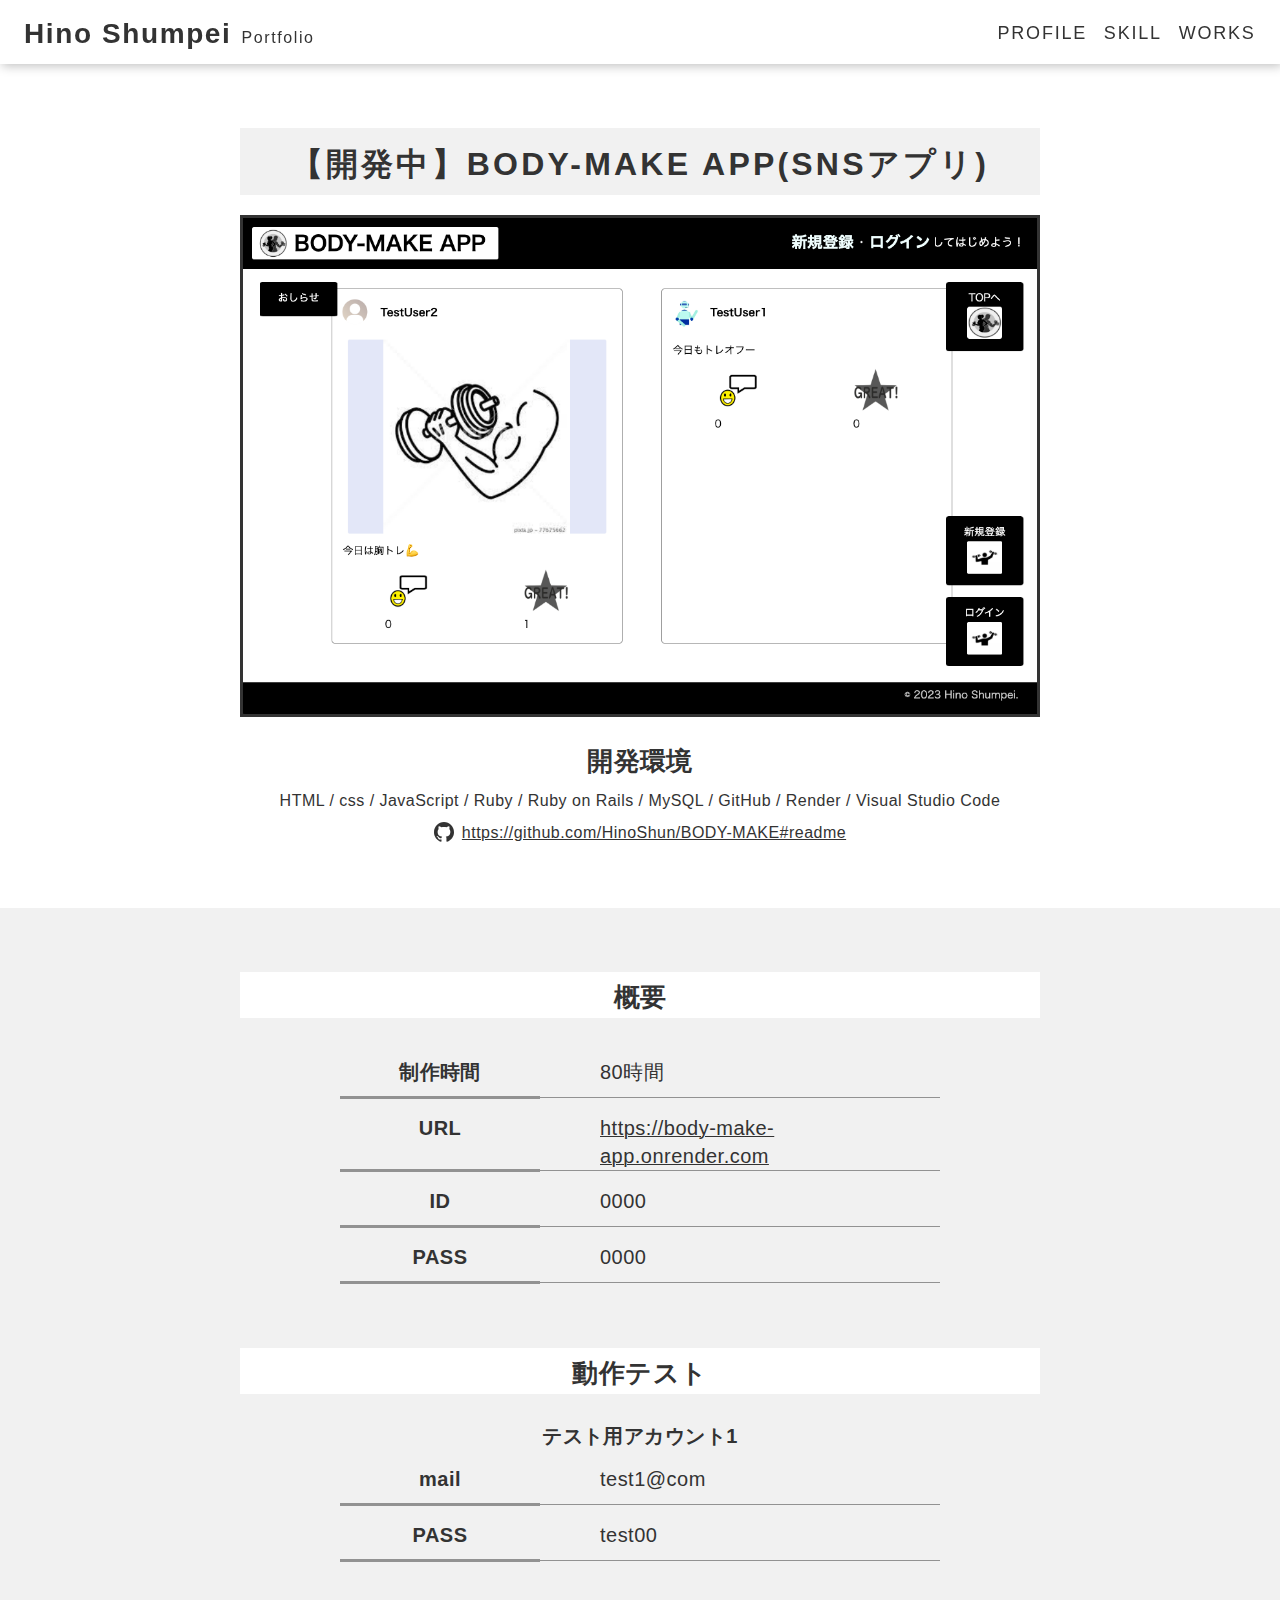
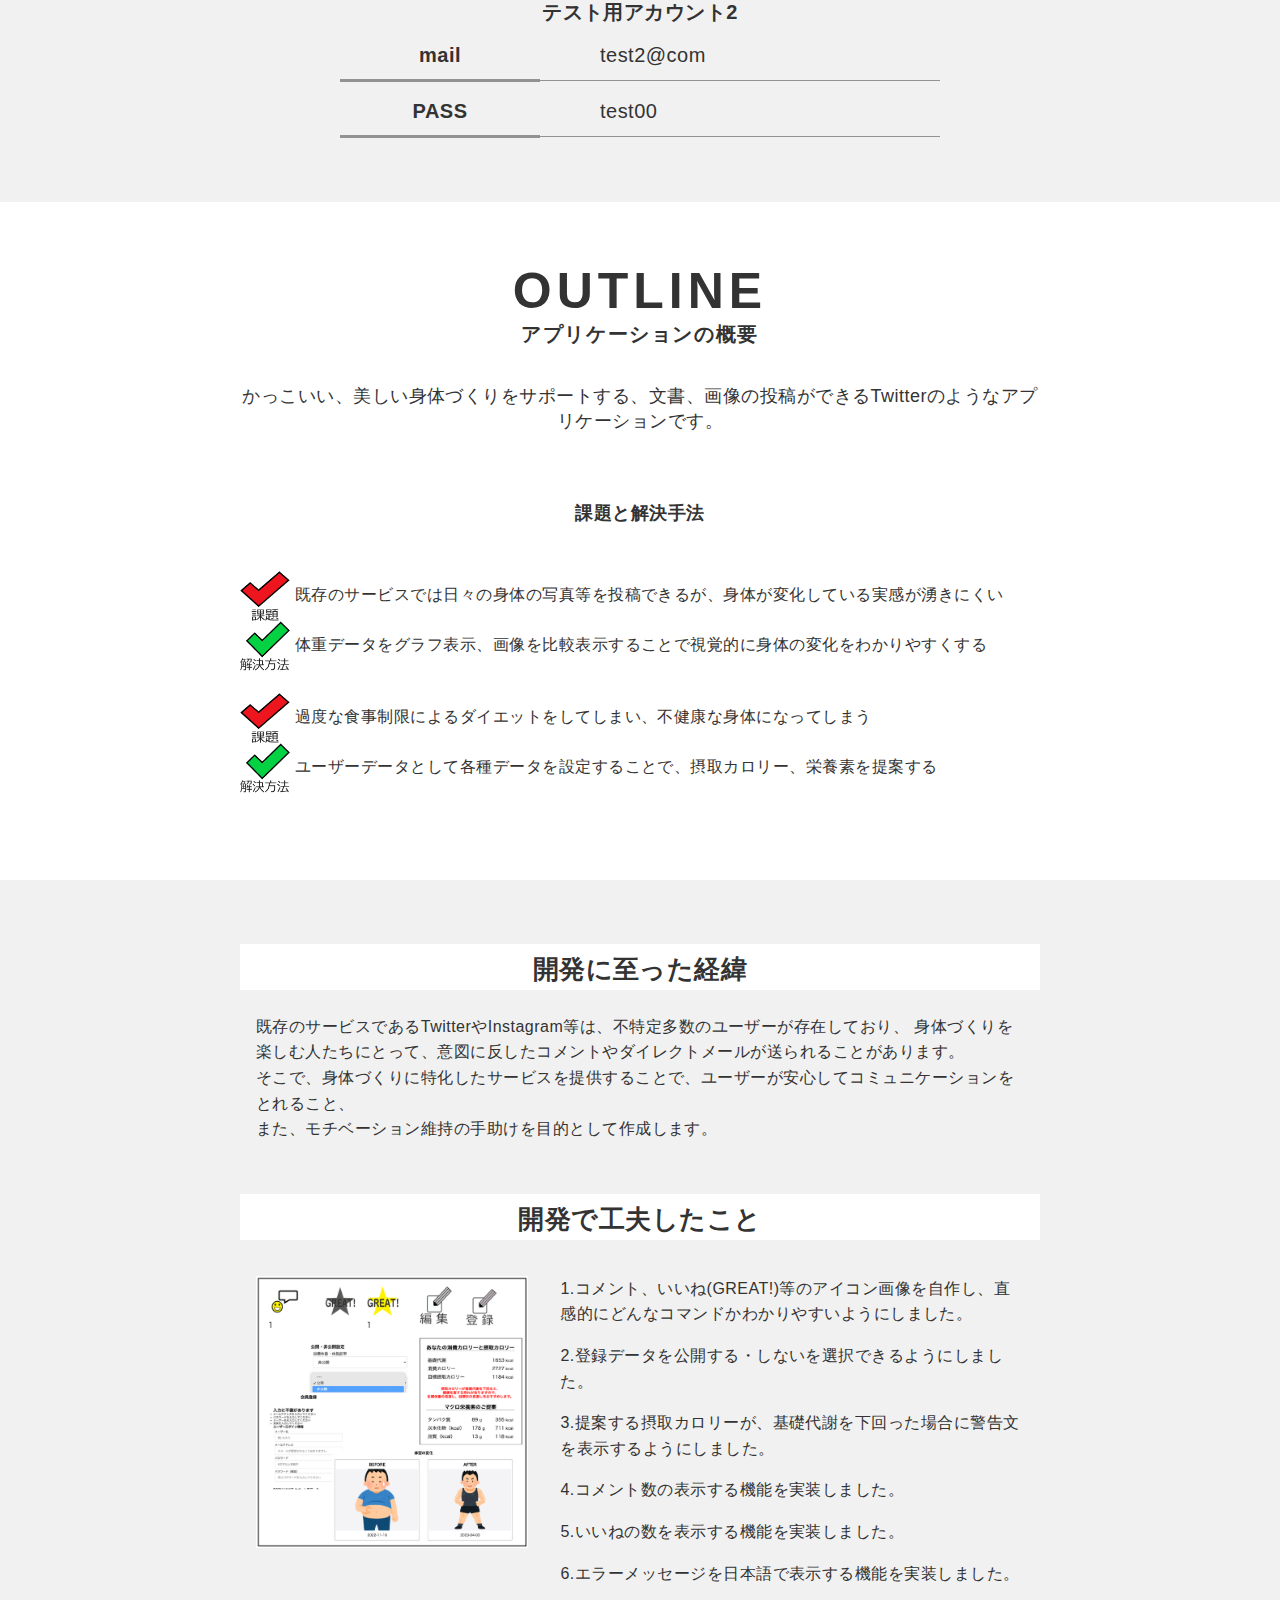
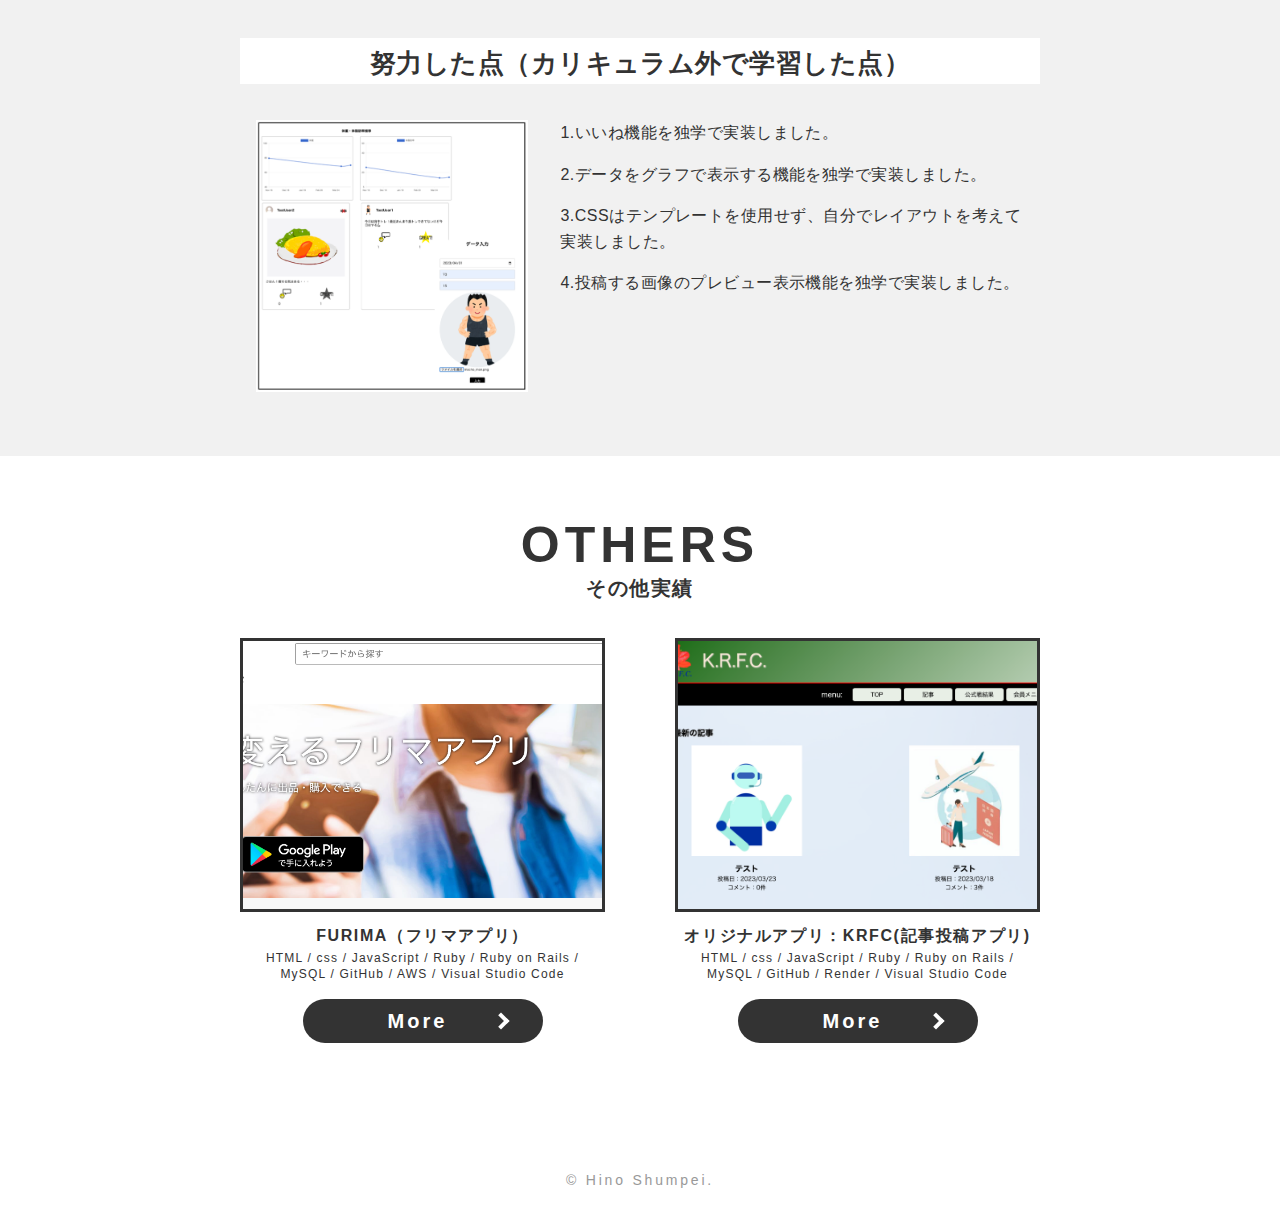
<file: works/03.html>
<!DOCTYPE html>
<html>
  <head>
    <meta charset="utf-8">
    <title>works3</title>
    <meta name="viewport" content="width=device-width, initial-scale=1.0">
    <link rel="stylesheet" href="../css/style.css" />
  </head>
  <body class="p-work">
    <header id="header" class="header">
      <div class="header__logo">
          <h1>
            <a href="../">
              <span class="header__logo-title">Hino Shumpei</span>
              <span class="header__logo-sub">Portfolio</span>
            </a>
          </h1>
        </div>
        <div class="header__hamburger">
          <i></i>
        </div>
        <nav class="header__gnav">
          <ul class="header__gnav-list">
            <li class="header__gnav-item"><a href="../#a-profile">PROFILE</a></li>
            <li class="header__gnav-item"><a href="../#a-skill">SKILL</a></li>
            <li class="header__gnav-item"><a href="../#a-works">WORKS</a></li>
          </ul>
        </nav>
    </header>
    <main>
      <section class="p-work-firstview">
        <div class="section-inner">
          <h2>【開発中】BODY-MAKE APP(SNSアプリ)</h2>
          <div class="p-work-firstview__pict obj-fit-img">
            <img src="../images/work/03/work3.png" class="show-pc">
            <!-- images/02に配置した、オリジナルアプリの画像（SP版）のパスを記載する -->
            <!--<img src="../images/work/02/pict-work02-firstview_sp.jpg" class="show-sp">-->
          </div>
          <div class="p-work-firstview__text-area">
            <h3 class="p-work-firstview__text-titile">開発環境</h3>
            <p class="p-work-firstview__text">HTML / css / JavaScript / Ruby / Ruby on Rails / MySQL / GitHub / Render / Visual Studio Code</p>
            <p class="p-work-firstview__text-link"><a href="https://github.com/HinoShun/BODY-MAKE#readme" target="_blank">https://github.com/HinoShun/BODY-MAKE#readme</a></p>
          </div>
        </div>
      </section>
      <section class="p-work-summary">
        <div class="section-inner">
          <ul class="p-work-summary__list">
            <li class="p-work-summary__item">
              <h3>概要</h3>
              <table class="p-work-summary__item-table">
                <tr>
                  <th>制作時間</th>
                  <td>80時間</td>
                </tr>
                <tr>
                  <th>URL</th>
                  <td><a href="https://body-make-app.onrender.com" target="_blank">https://body-make-app.onrender.com</a></td>
                </tr>
                <tr>
                  <th>ID</th>
                  <td>0000</td>
                </tr>
                <tr>
                  <th>PASS</th>
                  <td>0000</td>
                </tr>
              </table>
            </li>
            <li class="p-work-summary__item">
              <h3>動作テスト</h3>
              <h4>テスト用アカウント1</h4>
              <table class="p-work-summary__item-table">
                <tr>
                  <th>mail</th>
                  <td>test1@com</td>
                </tr>
                <tr>
                  <th>PASS</th>
                  <td>test00</td>
                </tr>
              </table>
              <h4>テスト用アカウント2</h4>
              <table class="p-work-summary__item-table">
                <tr>
                  <th>mail</th>
                  <td>test2@com</td>
                </tr>
                <tr>
                  <th>PASS</th>
                  <td>test00</td>
                </tr>
              </table>
            </li>
          </ul>
        </div>
      </section>
      <section class="p-work-outline">
        <div class="section-inner">
          <div class="heading">
            <h2>OUTLINE<span>アプリケーションの概要</span></h2>
          </div>
          <div class="contents">
            <div class="contents_">
              <div class="p-work-outline__text">
                <p class="outline_text">
                  かっこいい、美しい身体づくりをサポートする、文書、画像の投稿ができるTwitterのようなアプリケーションです。  
                  <br><br><br>
                </p>
                <p class="outline_subtitle">課題と解決手法</p><br><br>
                <p>
                  <img src="../images/theme.png" class="icon_work"> 既存のサービスでは日々の身体の写真等を投稿できるが、身体が変化している実感が湧きにくい<br>
                  <img src="../images/way.png" class="icon_work"> 体重データをグラフ表示、画像を比較表示することで視覚的に身体の変化をわかりやすくする<br>
                </p><br>
                <p>
                  <img src="../images/theme.png" class="icon_work"> 過度な食事制限によるダイエットをしてしまい、不健康な身体になってしまう<br>
                  <img src="../images/way.png" class="icon_work">  ユーザーデータとして各種データを設定することで、摂取カロリー、栄養素を提案する<br>
                </p><br>
              </div>
            </div>
          </div>
        </div>
      </section>
      <section class="p-work-about">
        <div class="section-inner">
          <ul class="p-work-about__list">
            <li class="p-work-about__item">
              <h3>開発に至った経緯</h3>
              <div class="p-work-about__item-block">
                <p>
                  既存のサービスであるTwitterやInstagram等は、不特定多数のユーザーが存在しており、  
                  身体づくりを楽しむ人たちにとって、意図に反したコメントやダイレクトメールが送られることがあります。<br>
                  そこで、身体づくりに特化したサービスを提供することで、ユーザーが安心してコミュニケーションをとれること、<br>
                  また、モチベーション維持の手助けを目的として作成します。
                </p>
              </div>
            </li>
            <li class="p-work-about__item">
              <h3>開発で工夫したこと</h3>
              <div class="p-work-about__item-block p-work-about__item-block-2column">
                <div class="p-work-about__item-block-pict obj-fit-img">
                  <img src="../images/work/03/work_3_A.png">
                </div>
                <div class="p-work-about__item-block-text">
                  <p>
                    1.コメント、いいね(GREAT!)等のアイコン画像を自作し、直感的にどんなコマンドかわかりやすいようにしました。
                  </p>
                  <p>
                    2.登録データを公開する・しないを選択できるようにしました。
                  </p>
                  <p>
                    3.提案する摂取カロリーが、基礎代謝を下回った場合に警告文を表示するようにしました。
                  </p>
                  <p>
                    4.コメント数の表示する機能を実装しました。
                  </p>
                  <p>
                    5.いいねの数を表示する機能を実装しました。
                  </p>
                  <p>
                    6.エラーメッセージを日本語で表示する機能を実装しました。
                  </p>
                </div>
              </div>
            </li>
            <li class="p-work-about__item">
              <h3>努力した点（カリキュラム外で学習した点）</h3>
              <div class="p-work-about__item-block p-work-about__item-block-2column">
                <div class="p-work-about__item-block-pict obj-fit-img">
                  <img src="../images/work/03/work_3_b.png">
                </div>
                <div class="p-work-about__item-block-text">
                  <p>
                    1.いいね機能を独学で実装しました。
                  </p>
                  <p>
                    2.データをグラフで表示する機能を独学で実装しました。
                  </p>
                  <p>
                    3.CSSはテンプレートを使用せず、自分でレイアウトを考えて実装しました。
                  </p>
                  <p>
                    4.投稿する画像のプレビュー表示機能を独学で実装しました。
                  </p>
                </div>
              </div>
            </li>
          </ul>
        </div>
      </section>
      <section class="p-work-others">
        <div class="section-inner">
          <div class="heading">
            <h2>OTHERS<span>その他実績</span></h2>
          </div>
          <div class="contents">
            <ul class="p-work-others__list">
              <li class="p-work-others__item">
                <div class="p-work-others__item-pict">
                  <a href="01.html" style="background-image:url('../images/work/01/furima_.png');"></a>
                </div>
                <div class="p-work-others__item-text-block">
                  <h3>FURIMA（フリマアプリ）</h3>
                  <p> HTML / css / JavaScript / Ruby / Ruby on Rails / MySQL / GitHub / AWS / Visual Studio Code </p>
                </div>
                <div class="p-work-others__item-btn-block">
                  <a href="01.html" class="button">More</a>
                </div>
              </li>
              <li class="p-work-others__item">
                <div class="p-work-others__item-pict">
                  <a href="02.html" style="background-image:url('../images/work/02/KRFC_.png');"></a>
                </div>
                <div class="p-work-others__item-text-block">
                  <h3>オリジナルアプリ：KRFC(記事投稿アプリ)</h3>
                  <p> HTML / css / JavaScript / Ruby / Ruby on Rails / MySQL / GitHub / Render / Visual Studio Code </p>
                </div>
                <div class="p-work-others__item-btn-block">
                  <a href="02.html" class="button">More</a>
                </div>
              </li>
            </ul>
          </div>
        </div>
      </section>
    </main>
    <footer id="footer" class="footer"><p>&copy; Hino Shumpei.</p></footer>
    <script src="https://cdn.jsdelivr.net/npm/jquery@3/dist/jquery.min.js"></script>
    <script type="text/javascript" src="../js/ofi.min.js"></script>
    <script type="text/javascript" src="../js/script.js"></script>
  </body>
</html>
</file>
<file: css/style.css>
html,body,div,span,applet,object,iframe,h1,h2,h3,h4,h5,h6,p,blockquote,pre,a,abbr,acronym,address,big,cite,code,del,dfn,em,img,ins,kbd,q,s,samp,small,strike,strong,sub,sup,tt,var,b,u,i,center,dl,dt,dd,ol,ul,li,fieldset,form,label,legend,table,caption,tbody,tfoot,thead,tr,th,td,article,aside,canvas,details,embed,figure,figcaption,footer,header,hgroup,menu,nav,output,ruby,section,summary,time,mark,audio,video{margin:0;padding:0;border:0;font-size:100%;font:inherit;vertical-align:baseline}article,aside,details,figcaption,figure,footer,header,hgroup,menu,nav,section{display:block}body{line-height:1}ol,ul{list-style:none}blockquote,q{quotes:none}blockquote:before,blockquote:after,q:before,q:after{content:'';content:none}table{border-collapse:collapse;border-spacing:0}*,::before,::after{-webkit-box-sizing:border-box;box-sizing:border-box;background-repeat:no-repeat}::before,::after{text-decoration:inherit;vertical-align:inherit}html{cursor:default;line-height:1.5;-moz-tab-size:4;-o-tab-size:4;tab-size:4;-webkit-tap-highlight-color:transparent;-ms-text-size-adjust:100%;-webkit-text-size-adjust:100%;word-break:break-word}body{margin:0}h1{font-size:2em;margin:0.67em 0}dl dl,dl ol,dl ul,ol dl,ul dl{margin:0}ol ol,ol ul,ul ol,ul ul{margin:0}hr{color:inherit;height:0;overflow:visible}main{display:block}nav ol,nav ul{list-style:none;padding:0}pre{font-family:monospace, monospace;font-size:1em;overflow:auto;-ms-overflow-style:scrollbar}a{background-color:transparent}abbr[title]{text-decoration:underline;-webkit-text-decoration:underline dotted;text-decoration:underline dotted}b,strong{font-weight:bolder}code,kbd,samp{font-family:monospace, monospace;font-size:1em}small{font-size:80%}audio,canvas,iframe,img,svg,video{vertical-align:middle}audio,video{display:inline-block}audio:not([controls]){display:none;height:0}iframe{border-style:none}img{border-style:none}svg:not([fill]){fill:currentColor}svg:not(:root){overflow:hidden}table{border-collapse:collapse;border-color:inherit;text-indent:0}button,input,select{margin:0}button{overflow:visible;text-transform:none}button,[type="button"],[type="reset"],[type="submit"]{-webkit-appearance:button}fieldset{border:1px solid #a0a0a0;padding:0.35em 0.75em 0.625em}input{overflow:visible}legend{color:inherit;display:table;max-width:100%;white-space:normal}progress{display:inline-block;vertical-align:baseline}select{text-transform:none}textarea{margin:0;overflow:auto;resize:vertical;resize:block}[type="checkbox"],[type="radio"]{padding:0}[type="search"]{-webkit-appearance:textfield;outline-offset:-2px}::-webkit-inner-spin-button,::-webkit-outer-spin-button{height:auto}::-webkit-input-placeholder{color:inherit;opacity:0.54}::-webkit-search-decoration{-webkit-appearance:none}::-webkit-file-upload-button{-webkit-appearance:button;font:inherit}::-moz-focus-inner{border-style:none;padding:0}:-moz-focusring{outline:1px dotted ButtonText}:-moz-ui-invalid{box-shadow:none}details{display:block}dialog{background-color:white;border:solid;color:black;display:block;height:-moz-fit-content;height:-webkit-fit-content;height:fit-content;left:0;margin:auto;padding:1em;position:absolute;right:0;width:-moz-fit-content;width:-webkit-fit-content;width:fit-content}dialog:not([open]){display:none}summary{display:list-item}canvas{display:inline-block}template{display:none}a,area,button,input,label,select,summary,textarea,[tabindex]{-ms-touch-action:manipulation}[hidden]{display:none}[aria-busy="true"]{cursor:progress}[aria-controls]{cursor:pointer}[aria-disabled="true"],[disabled]{cursor:not-allowed}[aria-hidden="false"][hidden]{display:initial}[aria-hidden="false"][hidden]:not(:focus){clip:rect(0, 0, 0, 0);position:absolute}html{text-rendering:optimizeLegibility;height:100%;-webkit-box-sizing:border-box;box-sizing:border-box;font-size:62.5%}body{font-family:"Avenir","ヒラギノ角ゴ Pro","Hiragino Kaku Gothic Pro","Meiryo UI","メイリオ",Meiryo,"ＭＳ Ｐゴシック","MS PGothic",sans-serif;font-size:1.6rem;font-weight:400;line-height:1.4;letter-spacing:.03em;color:#333}a{text-decoration:underline;color:#333;-webkit-transition:.2s;transition:.2s}a:hover,a:active,a:focus{text-decoration:none}img{width:100%}img[src*="_pc"]{display:block;width:100%}@media screen and (max-width: 599px){img[src*="_pc"]{display:none}}img[src*="_sp"]{display:none}@media screen and (max-width: 599px){img[src*="_sp"]{display:block;width:100%}}.show-pc{display:block !important}@media screen and (max-width: 599px){.show-pc{display:none !important}}.show-sp{display:none !important}@media screen and (max-width: 599px){.show-sp{display:block !important}}section{padding:64px 3%}@media screen and (max-width: 599px){section{padding:40px 5%}}section:nth-of-type(2n){background-color:#F1F1F1}.section-inner{width:100%;max-width:800px;margin:0 auto}.heading h2{font-size:5rem;font-weight:800;text-align:center;letter-spacing:.1em;line-height:1}@media screen and (max-width: 599px){.heading h2{font-size:3rem}}.heading h2 span{display:block;margin:8px 0 0 0;font-size:2rem;letter-spacing:.08em;line-height:1}@media screen and (max-width: 599px){.heading h2 span{font-size:1.2rem}}.contents{margin:40px 0 0 0}@media screen and (max-width: 599px){.contents{margin:24px 0 0 0}}.bg-primary-color{background-color:#F1F1F1}.button{display:inline-block;position:relative;width:100%;max-width:240px;margin:0 auto;padding:.6em 3em .6em 2.5em;background:#333;border:0;border-radius:100px;text-align:center;color:#fff;font-size:2rem;font-weight:700;letter-spacing:.15em;line-height:1;text-decoration:none;-webkit-transition:.2s;transition:.2s;cursor:pointer}@media screen and (max-width: 767px){.button{padding:.6em 3em .6em 2.5em}}.button:after{content:"";position:absolute;top:50%;right:1.8em;width:.6em;height:.6em;border-top:4px solid #fff;border-right:4px solid #fff;-webkit-transition:.2s;transition:.2s;-webkit-transform:translateY(-50%) rotate(45deg);-ms-transform:translateY(-50%) rotate(45deg);transform:translateY(-50%) rotate(45deg)}.button:hover{opacity:.8}.button:hover:after{right:1.6em}.obj-fit-img img{font-family:"object-fit:cover";-o-object-fit:cover;object-fit:cover}.header{position:fixed;width:100%;padding:20px 24px 16px;background:rgba(255,255,255,0.7);-webkit-box-shadow:2px 2px 10px rgba(0,0,0,0.25);box-shadow:2px 2px 10px rgba(0,0,0,0.25);z-index:100;display:-webkit-box;display:-ms-flexbox;display:flex;-webkit-box-pack:justify;-ms-flex-pack:justify;justify-content:space-between;-webkit-box-align:center;-ms-flex-align:center;align-items:center}.header__logo h1{font-size:1.6rem;font-weight:400;letter-spacing:.1em;line-height:1;margin:0}.header__logo h1 a{text-decoration:none;-webkit-transition:.2s;transition:.2s}.header__logo h1 a:hover{opacity:.8}.header__logo-title{font-size:2.8rem;font-weight:900}@media screen and (max-width: 599px){.header__logo-title{font-size:2.4rem}}.header__logo-sub{margin:0 0 0 4px}@media screen and (max-width: 599px){.header__logo-sub{font-size:1.4rem}}@media screen and (max-width: 599px){.header__gnav{position:absolute;top:0;left:50%;-webkit-transform:translateX(-50%);-ms-transform:translateX(-50%);transform:translateX(-50%);width:100vw;height:100vh;background:#fff;z-index:110;opacity:0;-webkit-transition:visibility 0.5s, opacity 0.5s;transition:visibility 0.5s, opacity 0.5s;visibility:hidden}}.header__gnav-list{display:-webkit-box;display:-ms-flexbox;display:flex}@media screen and (max-width: 599px){.header__gnav-list{-ms-flex-wrap:wrap;flex-wrap:wrap}}@media screen and (max-width: 599px){.header__gnav-item{width:100%;margin:80px 0 0 0;padding:24px 0;text-align:center}}.header__gnav-item+.header__gnav-item{margin:0 0 0 16px}@media screen and (max-width: 599px){.header__gnav-item+.header__gnav-item{margin:0}}.header__gnav-item a{position:relative;font-size:1.8rem;letter-spacing:.1em;text-decoration:none;padding:0 .02em}@media screen and (max-width: 599px){.header__gnav-item a{display:block;font-size:2.4rem;letter-spacing:.15em}}.header__gnav-item a:before{content:'';position:absolute;left:0;bottom:-2px;width:0%;height:1px;background:#333;z-index:-1;-webkit-transition:all .3s;transition:all .3s}@media screen and (max-width: 599px){.header__gnav-item a:before{content:none}}.header__gnav-item a:hover:before{width:100%}.header .header__hamburger{display:none}@media screen and (max-width: 599px){.header .header__hamburger{z-index:100;position:relative;display:block;height:32px;width:32px;z-index:150}}.header .header__hamburger:hover{cursor:pointer}.header .header__hamburger>i{position:absolute;width:100%;height:3px;top:50%;left:50%;background-color:#333;pointer-events:auto;-webkit-transform:translateX(-50%) translateY(-50%);-ms-transform:translateX(-50%) translateY(-50%);transform:translateX(-50%) translateY(-50%)}.header .header__hamburger>i:before,.header .header__hamburger>i:after{position:absolute;display:block;width:100%;height:3px;left:50%;background-color:#333;content:"";-webkit-transition:-webkit-transform 0.35s;transition:-webkit-transform 0.35s;transition:transform 0.35s;transition:transform 0.35s, -webkit-transform 0.35s;-webkit-transform-origin:50% 50%;-ms-transform-origin:50% 50%;transform-origin:50% 50%}.header .header__hamburger>i:before{-webkit-transform:translate(-50%, -12px);-ms-transform:translate(-50%, -12px);transform:translate(-50%, -12px)}.header .header__hamburger>i:after{-webkit-transform:translate(-50%, 12px);-ms-transform:translate(-50%, 12px);transform:translate(-50%, 12px)}.header .header__hamburger.is-active>i{background-color:transparent}.header .header__hamburger.is-active>i:before{-webkit-transform:translate(-50%, -50%) rotate(45deg);-ms-transform:translate(-50%, -50%) rotate(45deg);transform:translate(-50%, -50%) rotate(45deg)}.header .header__hamburger.is-active>i:after{-webkit-transform:translate(-50%, -50%) rotate(-45deg);-ms-transform:translate(-50%, -50%) rotate(-45deg);transform:translate(-50%, -50%) rotate(-45deg)}@media screen and (max-width: 599px){.header .header__hamburger.is-active ~ .header__gnav{display:block;visibility:visible;opacity:1}}.footer{padding:0 5% 40px;color:#999;font-size:1.4rem;text-align:center;letter-spacing:.2em}@media screen and (max-width: 767px){.footer{padding:24px 5% 24px}}.firstview{padding:132px 5% 64px;background:#F1F1F1;overflow:hidden}@media screen and (max-width: 599px){.firstview{padding:132px 5% 80px}}.firstview-bg{position:relative;background:url("../images/bg-firstview_pc.jpg");background-repeat:no-repeat, no-repeat;background-size:cover}@media screen and (max-width: 599px){.firstview-bg{background:url("../images//bg-firstview_sp.jpg")}}.firstview__inner{position:relative;margin:0 auto;z-index:50}.firstview__main{display:-webkit-box;display:-ms-flexbox;display:flex;-webkit-box-pack:center;-ms-flex-pack:center;justify-content:center}@media screen and (max-width: 599px){.firstview__main{-webkit-box-orient:vertical;-webkit-box-direction:normal;-ms-flex-direction:column;flex-direction:column;-webkit-box-align:center;-ms-flex-align:center;align-items:center}}.firstview__main-pict img{width:200px;height:200px}@media screen and (max-width: 599px){.firstview__main-pict img{width:140px;height:140px}}.firstview__info{display:-webkit-box;display:-ms-flexbox;display:flex;-webkit-box-orient:vertical;-webkit-box-direction:normal;-ms-flex-direction:column;flex-direction:column;-webkit-box-pack:center;-ms-flex-pack:center;justify-content:center;margin:0 0 30px 100px}@media screen and (max-width: 1024px){.firstview__info{margin:0 0 30px 40px}}@media screen and (max-width: 599px){.firstview__info{margin:24px 0 0 0}}.firstview__info h2{display:-webkit-box;display:-ms-flexbox;display:flex;-webkit-box-align:baseline;-ms-flex-align:baseline;align-items:baseline;letter-spacing:.1em;line-height:1;margin:0}@media screen and (max-width: 767px){.firstview__info h2{-ms-flex-wrap:wrap;flex-wrap:wrap}}@media screen and (max-width: 599px){.firstview__info h2{text-align:center}}.firstview__info-name{font-size:2.8rem;font-weight:900}@media screen and (max-width: 599px){.firstview__info-name{font-size:2.6rem;width:100%}}.firstview__info-name-sm{margin:0 0 0 8px;font-size:1.8rem;font-weight:300}@media screen and (max-width: 767px){.firstview__info-name-sm{width:100%;margin:8px 0 0 0;text-align:left}}@media screen and (max-width: 599px){.firstview__info-name-sm{text-align:center;letter-spacing:.08em}}.firstview__info-origin-list{margin:16px 0 0 0}@media screen and (max-width: 599px){.firstview__info-origin-list{text-align:center}}.firstview__info-origin-item{margin:4px 0 0 0;font-weight:700}.firstview__info-account-list{display:-webkit-box;display:-ms-flexbox;display:flex;margin:20px 0 0 0}@media screen and (max-width: 599px){.firstview__info-account-list{-webkit-box-pack:center;-ms-flex-pack:center;justify-content:center}}.firstview__info-account-item{max-width:60px;margin:4px 0 0 0;text-align:center}.firstview__info-account-item+.firstview__info-account-item{margin:0 0 0 20px}@media screen and (max-width: 599px){.firstview__info-account-item+.firstview__info-account-item{margin:0 0 0 16px}}.firstview__info-account-item a{display:block;-webkit-transition:.2s;transition:.2s}.firstview__info-account-item a:hover{opacity:.8}.firstview__info-account-item a .firstview__info-account-pict{max-width:50px}.firstview__info-account-item a .firstview__info-account-name{display:inline-block;margin:4px 0 0 0;color:#999}.firstview__point{max-width:640px;margin:32px auto 0}.firstview__point-heading{text-align:center}.firstview__point-heading h3{position:relative;font-size:2.8rem;font-weight:800;line-height:1;padding:0 0 16px 0}.firstview__point-heading h3:before{content:"";position:absolute;left:50%;bottom:0;display:inline-block;width:50px;height:1px;-webkit-transform:translate(-50%);-ms-transform:translate(-50%);transform:translate(-50%);background-color:#333;opacity:.5}.firstview__point-list{display:-webkit-box;display:-ms-flexbox;display:flex;-webkit-box-orient:vertical;-webkit-box-direction:normal;-ms-flex-direction:column;flex-direction:column;margin:32px 0 0 30px}@media screen and (max-width: 599px){.firstview__point-list{margin:16px 0 0 0}}.firstview__point-item{width:auto;padding-left:1em;text-indent:-1em;font-size:2rem;font-weight:700;line-height:1.6;text-shadow:1px 0 0 #F1F1F1,1px 1px 0 #F1F1F1,0 1px 0 #F1F1F1,-1px 1px 0 #F1F1F1,-1px 0 0 #F1F1F1,-1px -1px 0 #F1F1F1,0 -1px 0 #F1F1F1,1px -1px 0 #F1F1F1}@media screen and (max-width: 599px){.firstview__point-item{font-size:1.8rem}}.firstview__point-item+.firstview__point-item{margin:16px 0 0 0}@media screen and (max-width: 599px){.firstview__point-item+.firstview__point-item{margin:8px 0 0 0}}.firstview__point-item::before{content:"";width:8px;height:8px;display:inline-block;background-color:#333;position:relative;top:-3px;margin-right:10px}.profile__text-area p{font-weight:400;line-height:1.6;letter-spacing:.08em}.profile__text-area p+p{margin:32px 0 0 0}@media screen and (max-width: 599px){.profile__text-area p+p{margin:16px 0 0 0}}.skill__item{text-align:center}.skill__item+.skill__item{margin:64px 0 0 0}@media screen and (max-width: 599px){.skill__item+.skill__item{margin:32px 0 0 0}}.skill__item h3{padding:12px 3% 8px;background-color:#fff;font-size:2rem;line-height:1;font-weight:700}@media screen and (max-width: 599px){.skill__item h3{font-size:1.8rem}}.skill__item h4{margin:16px 0 0 0;font-size:2rem;line-height:1;font-weight:700}@media screen and (max-width: 599px){.skill__item h4{margin:20px 0 0 0}}.skill__item p{margin:16px 0 0 0;line-height:1.6}@media screen and (max-width: 599px){.skill__item p{margin:12px 0 0 0;padding:0 3%;font-size:1.4rem}}.skill__item p+P{margin:4px 0 0 0}.skill__text-area{margin:40px 0 0 0}@media screen and (max-width: 599px){.skill__text-area{margin:24px 0 0 0}}.skill__text-area p{line-height:1.6}@media screen and (max-width: 599px){.skill__text-area p{font-size:1.5rem}}.skill__text-area p+p{margin:24px 0 0 0}@media screen and (max-width: 599px){.skill__text-area p+p{margin:8px 0 0 0}}.works__list{display:-webkit-box;display:-ms-flexbox;display:flex;-ms-flex-wrap:wrap;flex-wrap:wrap}.works__item{width:calc(1 / 2 * 100% - 35px);margin:0 0 64px 0}@media screen and (max-width: 1024px){.works__item{width:calc(1 / 2 * 100% - 20px);margin:0 0 40px 0}}@media screen and (max-width: 767px){.works__item{width:calc(1 / 2 * 100% - 12px)}}@media screen and (max-width: 599px){.works__item{width:100%;margin:0}}.works__item:nth-child(2n){margin:0 0 0 70px}@media screen and (max-width: 1024px){.works__item:nth-child(2n){margin:0 0 0 40px}}@media screen and (max-width: 767px){.works__item:nth-child(2n){margin:0 0 0 24px}}@media screen and (max-width: 599px){.works__item+.works__item{margin:48px 0 0 0}}.works__item-pict{border:3px solid #333;overflow:hidden}.works__item-pict a{display:block;padding:calc(272 / 365 * 100% / 2);background:no-repeat;background-size:cover;background-position:center}.works__item-pict a img{padding:100%;-webkit-transition:.2s;transition:.2s}.works__item-pict a:hover{-webkit-transform:scale(1.1, 1.1);-ms-transform:scale(1.1, 1.1);transform:scale(1.1, 1.1)}.works__item-pict a:hover img{-webkit-transform:scale(1.1, 1.1);-ms-transform:scale(1.1, 1.1);transform:scale(1.1, 1.1)}.works__item-text-block{text-align:center;margin:12px 0 0 0;padding:0 .5em}.works__item-text-block h3{font-size:1.6rem;font-weight:700;letter-spacing:0.1em;line-height:1.5}@media screen and (max-width: 599px){.works__item-text-block h3{font-size:2rem}}.works__item-text-block p{margin:2px 0 0 0;font-size:1.2rem;letter-spacing:.1em}@media screen and (max-width: 599px){.works__item-text-block p{font-size:1.4rem}}.works__item-btn-block{display:-webkit-box;display:-ms-flexbox;display:flex;-webkit-box-pack:center;-ms-flex-pack:center;justify-content:center;margin:16px 0 0 0}.p-work-firstview .section-inner{padding:64px 0 0}@media screen and (max-width: 599px){.p-work-firstview .section-inner{padding:80px 0 0}}.p-work-firstview h2{padding:14px 16px 8px;background:#F1F1F1;font-size:3.2rem;font-weight:800;text-align:center;letter-spacing:.1em}@media screen and (max-width: 599px){.p-work-firstview h2{font-size:2.6rem}}.p-work-firstview__pict{margin:20px 0 0 0;border:3px solid #333}.p-work-firstview__text-area{margin:24px 0 0 0;text-align:center}@media screen and (max-width: 599px){.p-work-firstview__text-area{margin:16px 0 0 0}}.p-work-firstview__text-area h3{font-size:2.6rem;font-weight:700;line-height:1.6}.p-work-firstview__text{margin:6px 0 0 0;line-height:1.6}.p-work-firstview__text-link{display:-webkit-box;display:-ms-flexbox;display:flex;-webkit-box-pack:center;-ms-flex-pack:center;justify-content:center;-webkit-box-align:start;-ms-flex-align:start;align-items:flex-start;margin:8px 0 0 0}.p-work-firstview__text-link:before{content:"";display:inline-block;width:20px;height:20px;background-image:url("../images/icon-firstview-info-github.svg");background-size:contain;vertical-align:bottom;margin:0 8px 0 0}.p-work-summary__item{text-align:center}.p-work-summary__item+.p-work-summary__item{margin:64px 0 0 0}@media screen and (max-width: 599px){.p-work-summary__item+.p-work-summary__item{margin:32px 0 0 0}}.p-work-summary__item h3{padding:12px 3% 8px;font-size:2.6rem;line-height:1;font-weight:700;background-color:#fff}@media screen and (max-width: 599px){.p-work-summary__item h3{font-size:2.2rem}}.p-work-summary__item h4{margin:32px 0 0 0;font-size:2rem;line-height:1;font-weight:700}@media screen and (max-width: 599px){.p-work-summary__item h4{margin:20px 0 0 0;font-size:2rem}}.p-work-summary__item h4+.p-work-summary__item-table{margin:4px auto 0}@media screen and (max-width: 599px){.p-work-summary__item h4+.p-work-summary__item-table{margin:8px auto 0}}.p-work-summary__item-table{width:100%;max-width:600px;margin:25px auto 0}.p-work-summary__item-table+h4{margin:40px 0 0 0}@media screen and (max-width: 599px){.p-work-summary__item-table tr{display:-webkit-box;display:-ms-flexbox;display:flex;-ms-flex-wrap:wrap;flex-wrap:wrap}}.p-work-summary__item-table tr+tr{padding:15px 0 0}.p-work-summary__item-table th{width:calc(1 / 3 * 100%);padding:15px 0 10px;border-bottom:3px solid rgba(51,51,51,0.5);font-size:2rem;font-weight:700;text-align:center}@media screen and (max-width: 599px){.p-work-summary__item-table th{width:100%;padding:0;border-bottom:none;font-size:1.8rem}}.p-work-summary__item-table td{width:calc(2 / 3 * 100%);padding:0 0 0 60px;border-bottom:1px solid rgba(51,51,51,0.5);font-size:2rem;text-align:left}@media screen and (max-width: 599px){.p-work-summary__item-table td{width:100%;padding:4px 0 8px;font-size:1.6rem;text-align:center}}.p-work-summary__item-table td a{text-decoration-thickness:1px}.p-work-outline__text p+p{margin:16px 0 0 0}@media screen and (max-width: 599px){.p-work-outline__text p+p{margin:12px 0 0 0}}.p-work-about__item+.p-work-about__item{margin:52px 0 0 0}@media screen and (max-width: 599px){.p-work-about__item+.p-work-about__item{margin:32px 0 0 0}}.p-work-about__item h3{padding:12px 3% 8px;background-color:#fff;font-size:2.6rem;line-height:1;font-weight:700;text-align:center}@media screen and (max-width: 599px){.p-work-about__item h3{font-size:1.8rem}}.p-work-about__item-block{margin:24px 0 0 0;padding:0 16px 0}@media screen and (max-width: 599px){.p-work-about__item-block{margin:18px 0 0 0;padding:0 8px 0}}.p-work-about__item-block-2column{display:-webkit-box;display:-ms-flexbox;display:flex;-webkit-box-pack:center;-ms-flex-pack:center;justify-content:center;margin:36px 0 0 0}@media screen and (max-width: 599px){.p-work-about__item-block-2column{-ms-flex-wrap:wrap;flex-wrap:wrap}}.p-work-about__item-block-pict{max-width:300px;width:calc(3 / 11 * 100% + 100px)}@media screen and (max-width: 599px){.p-work-about__item-block-pict{max-width:160px;width:100%}}.p-work-about__item-block-text{width:calc(8 / 11 * 100% - 32px);margin:0 0 0 32px}@media screen and (max-width: 599px){.p-work-about__item-block-text{width:100%;margin:16px 0 0 0}}.p-work-about__item-block p{line-height:1.6}.p-work-about__item-block p+p{margin:16px 0 0 0}@media screen and (max-width: 599px){.p-work-about__item-block p+p{margin:8px 0 0 0}}.p-work-others__list{display:-webkit-box;display:-ms-flexbox;display:flex;-ms-flex-wrap:wrap;flex-wrap:wrap}.p-work-others__item{width:calc(1 / 2 * 100% - 35px);margin:0 0 64px 0}@media screen and (max-width: 1024px){.p-work-others__item{width:calc(1 / 2 * 100% - 20px);margin:0 0 40px 0}}@media screen and (max-width: 767px){.p-work-others__item{width:calc(1 / 2 * 100% - 12px)}}@media screen and (max-width: 599px){.p-work-others__item{width:100%;margin:0}}.p-work-others__item:nth-child(2n){margin:0 0 0 70px}@media screen and (max-width: 1024px){.p-work-others__item:nth-child(2n){margin:0 0 0 40px}}@media screen and (max-width: 767px){.p-work-others__item:nth-child(2n){margin:0 0 0 24px}}@media screen and (max-width: 599px){.p-work-others__item+.p-work-others__item{margin:48px 0 0 0}}.p-work-others__item-pict{border:3px solid #333;overflow:hidden}.p-work-others__item-pict a{display:block;padding:calc(272 / 365 * 100% / 2);background:no-repeat;background-size:cover;background-position:center}.p-work-others__item-pict a img{-webkit-transition:.2s;transition:.2s}.p-work-others__item-pict a:hover{-webkit-transform:scale(1.1, 1.1);-ms-transform:scale(1.1, 1.1);transform:scale(1.1, 1.1)}.p-work-others__item-pict a:hover img{-webkit-transform:scale(1.1, 1.1);-ms-transform:scale(1.1, 1.1);transform:scale(1.1, 1.1)}.p-work-others__item-text-block{text-align:center;margin:12px 0 0 0;padding:0 .5em}.p-work-others__item-text-block h3{font-size:1.6rem;font-weight:700;letter-spacing:0.1em;line-height:1.5}@media screen and (max-width: 599px){.p-work-others__item-text-block h3{font-size:2rem}}.p-work-others__item-text-block p{margin:2px 0 0 0;font-size:1.2rem;letter-spacing:.1em}@media screen and (max-width: 599px){.p-work-others__item-text-block p{font-size:1.4rem}}.p-work-others__item-btn-block{display:-webkit-box;display:-ms-flexbox;display:flex;-webkit-box-pack:center;-ms-flex-pack:center;justify-content:center;margin:16px 0 0 0}
/*# sourceMappingURL=style.css.map */



.custum_info{
  display: flex;
  justify-content: space-between;
  align-items: center;
  padding-left: 10px;
}

.custum_icon{
  height: 100px;
  width: 100px;
  background-color: rgb(255, 255, 255);
  border-radius: 20px;
  border: 3px solid rgb(132, 129, 129);
  display: flex;
  justify-content: center;
  align-items: center;
}

.list_icon{
  height: 40px;
  width: 40px;
  position: absolute;
  top: -11px;
  left: -25px;
}

.contents_{
  display: flex;
  justify-content: center;
}

.firstview__point-item{
  position: relative;
}

.emphasize{
  font-size: 25px;
  font-weight: 800;
}
.emphasize_unit{
  font-weight: lighter;
}

.outline_text{
  font-size: large;
  text-align: center;
}

.outline_subtitle{
  font-size: large;
  font-weight: bolder;
  text-align: center;
}

.icon_work{
  height: 50px;
  width: 50px;
}
</file>
